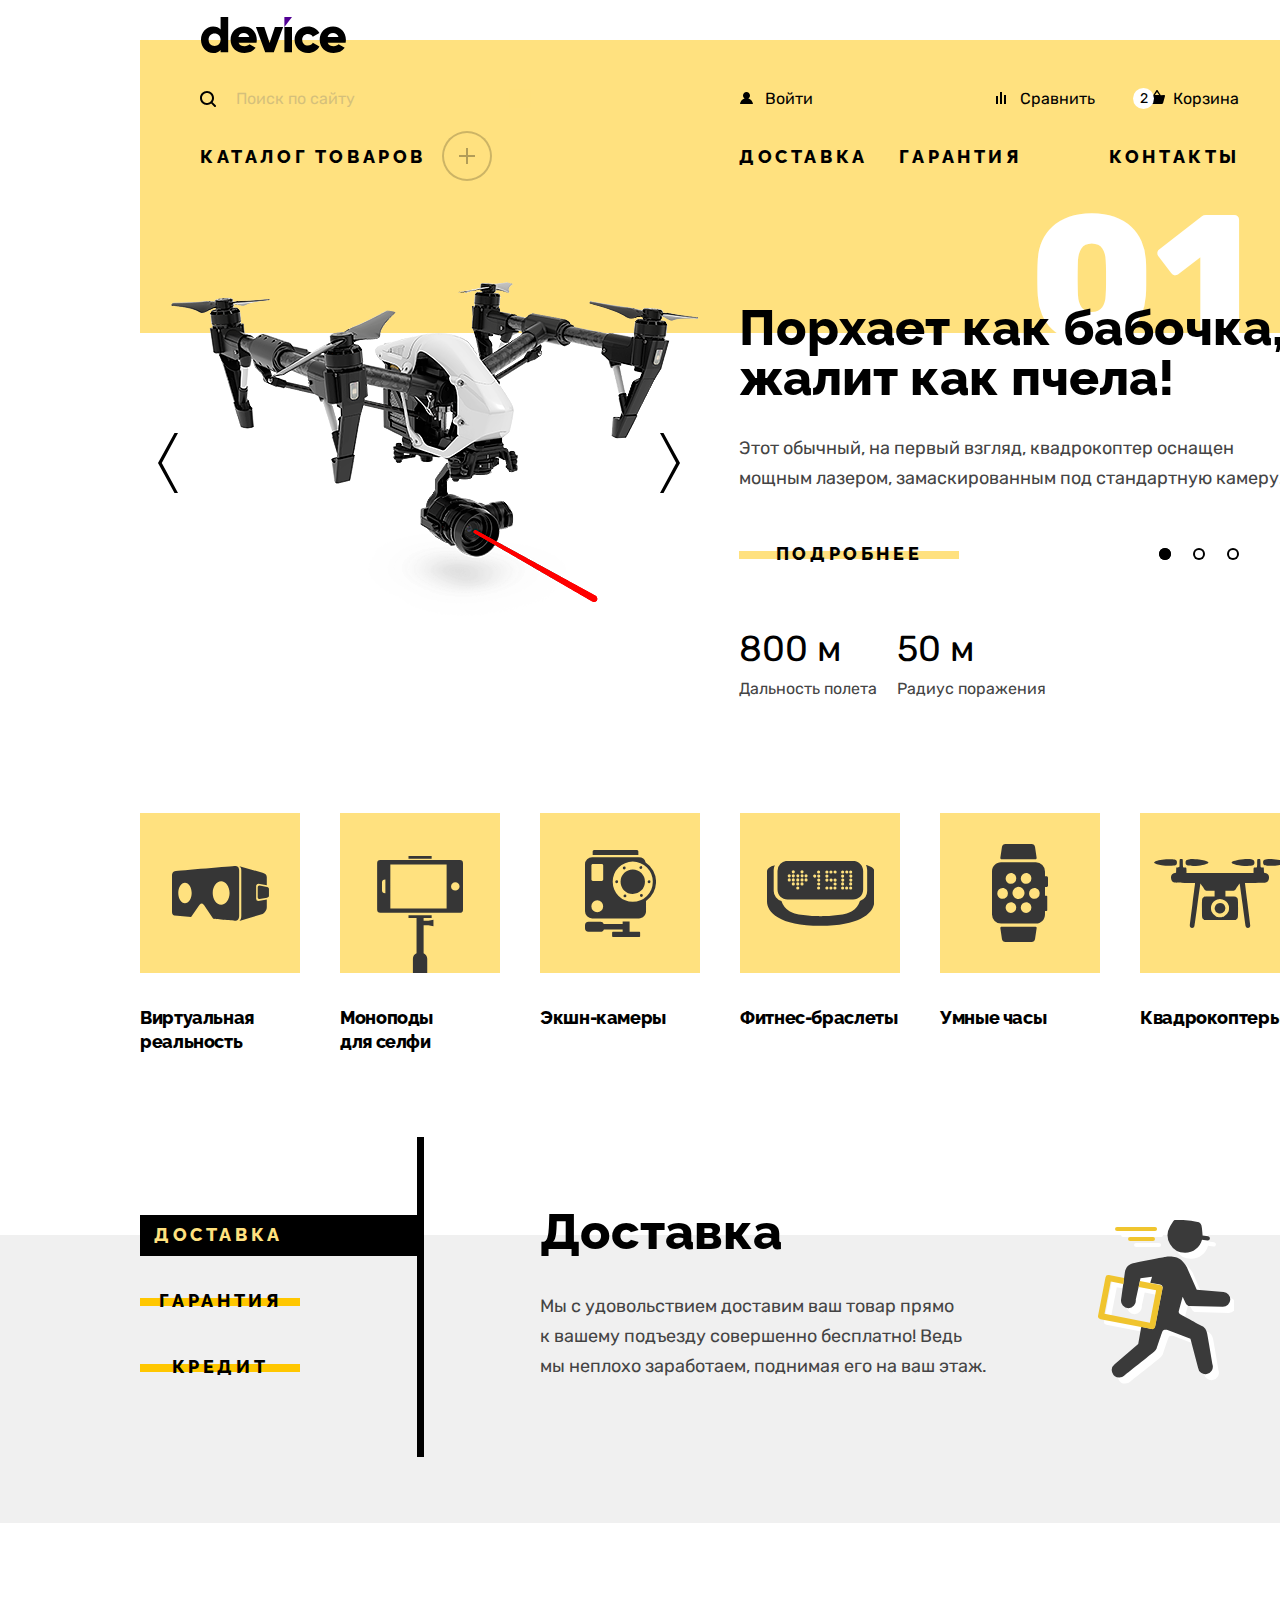
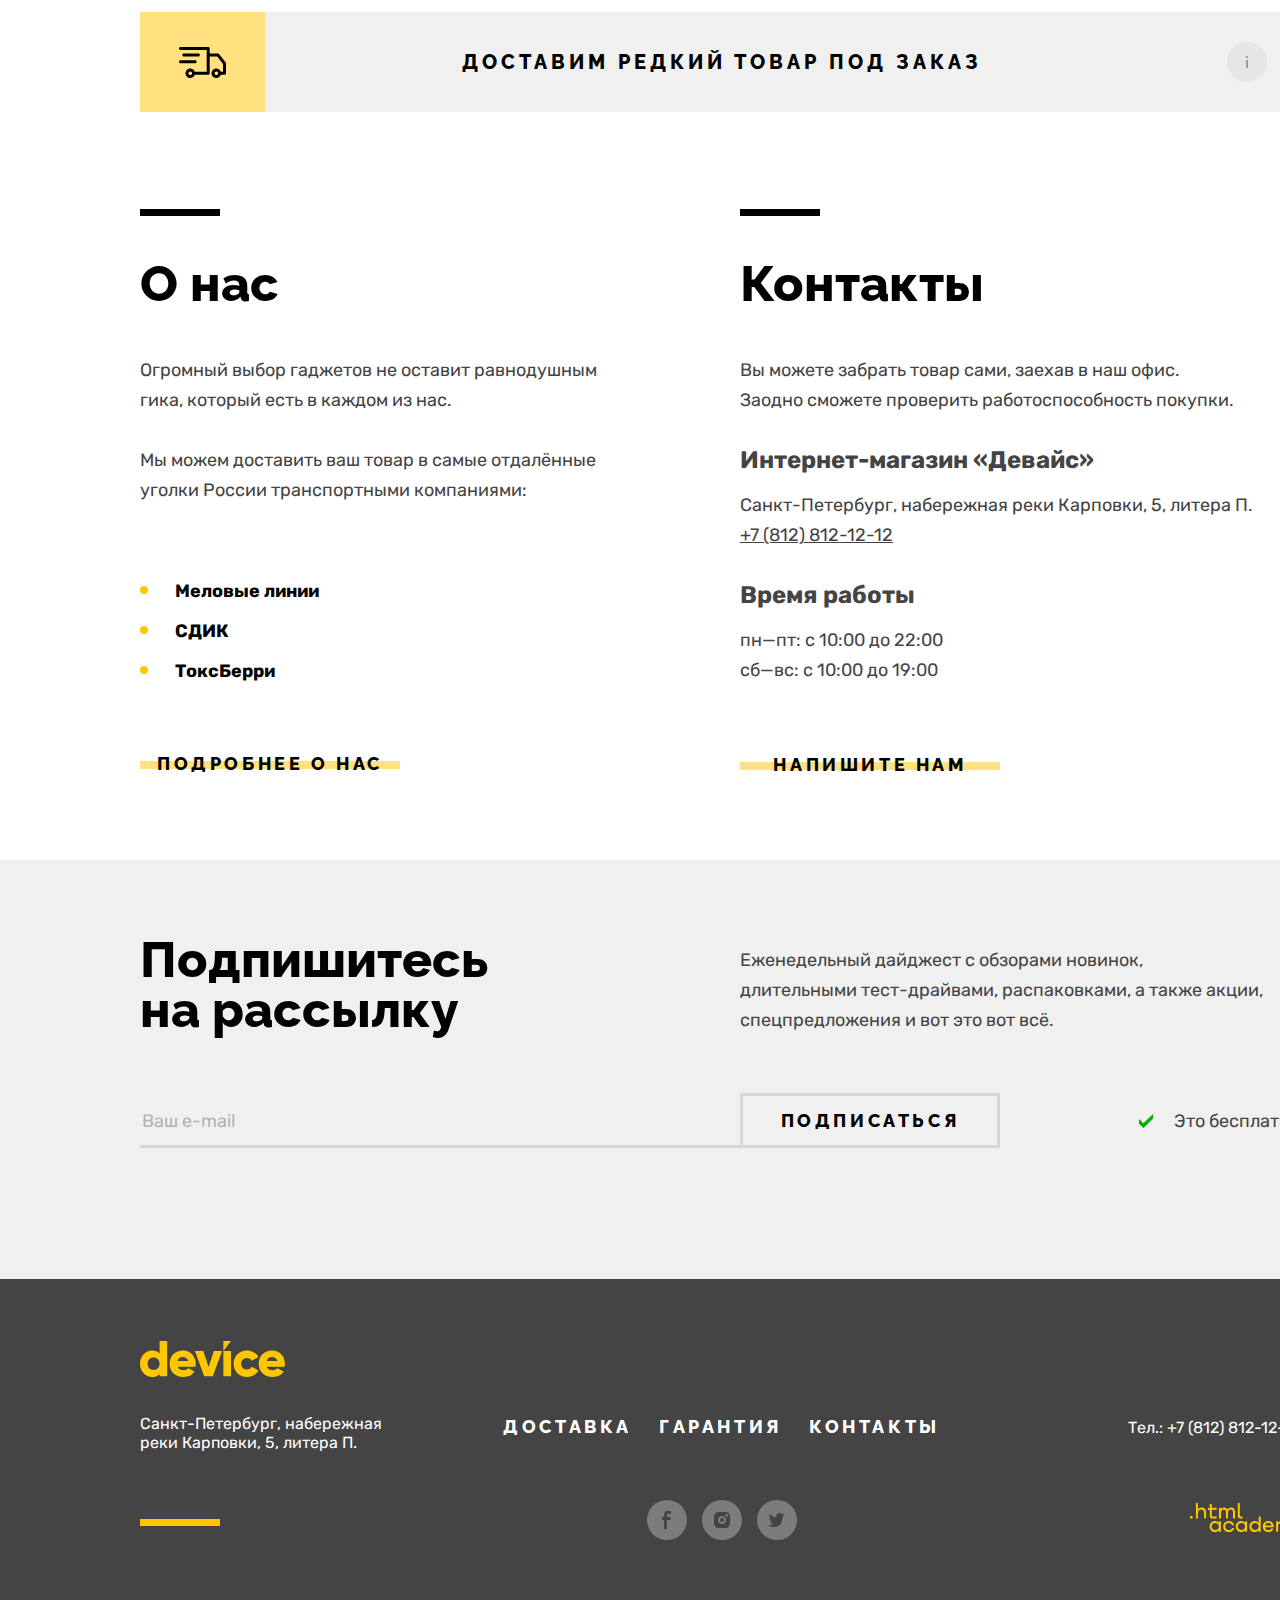
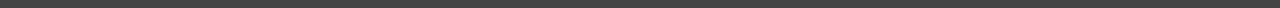
<file: index.html>
<!DOCTYPE html>
<html lang="ru">

<head>
  <meta charset="utf-8">
  <title>HTML Academy: Девайс</title>
  <link rel="icon" type="image/png" sizes="32x32" href="img/favicon.png">
  <link rel="stylesheet" href="styles/styles.css">
</head>

<body>
  <header class="page-header">
    <div class="header-container">
      <p class="page-header-logo logo">
        <a class="page-header-logo-link">
          <img src="img/device-logo.svg" width="145" height="36" alt="Логотип «DEVICE»">
        </a>
      </p>
      <ul class="user-list clear-list flex-list">
        <li class="user-item">
          <form class="user-search-form" action="https://echo.htmlacademy.ru/" method="post">
            <label class="visually-hidden" for="search-field">Поиск</label>
            <svg class="user-icon-search" width="16" height="16" fill="none" xmlns="http://www.w3.org/2000/svg">
              <path d="m15.7 14.3-3.1-3.1C13.5 10 14 8.6 14 7c0-3.9-3.1-7-7-7S0 3.1 0 7s3.1 7 7 7c1.6 0 3-.5 4.2-1.4l3.1 3.1c.2.2.4.3.7.3.6 0 1-.4 1-1 0-.2-.1-.5-.3-.7ZM2 7c0-2.8 2.2-5 5-5s5 2.2 5 5-2.2 5-5 5-5-2.2-5-5Z" fill="#000"/>
            </svg>
            <input class="field-search" placeholder="Поиск по сайту" type="text" name="search-field" id="search-field" required>
            <button class="search-button" type="submit">Поиск</button>
          </form>
        </li>
        <li class="user-item">
          <a class="user-link" href="#">
            <svg class="user-icon user-icon-login" width="13" height="12" fill="none" xmlns="http://www.w3.org/2000/svg">
              <path d="M0 12h13c-.2-2.6-2.1-4.8-4.7-5.5 1-.6 1.7-1.7 1.7-3C10 1.6 8.4 0 6.5 0S3 1.6 3 3.5c0 1.3.7 2.4 1.7 3C2.1 7.2.2 9.4 0 12Z" fill="#000"/>
            </svg>
            Войти
          </a>
        </li>
        <li class="user-item">
          <a class="user-link" href="#">
            <svg class="user-icon" width="10" height="12" fill="none" xmlns="http://www.w3.org/2000/svg">
              <path d="M6 0H4v12h2V0ZM2 4H0v8h2V4Zm8-1H8v9h2V3Z" fill="#000"/>
            </svg>
            Сравнить
          </a>
        </li>
        <li class="user-item">
          <a class="user-link" href="#">
            <span class="number-of-products">2</span>
            <svg class="user-icon user-icon-basket" width="16" height="14" fill="none" xmlns="http://www.w3.org/2000/svg">
              <path d="m15.3 5-3.5.2L8.6.3C8.5.1 8.2 0 8 0c-.2 0-.5.1-.6.3L4.2 5.2H.7c-.4 0-.7.3-.7.7v.2l1.9 6.8c.2.7.7 1.1 1.4 1.1h9.4c.7 0 1.2-.4 1.4-1.1L16 6v-.2c0-.4-.3-.8-.7-.8ZM8 1.9l2.2 3.2H5.9L8 1.9Z" fill="#000"/>
            </svg>
            Корзина
          </a>
          <!-- Чтобы поповер отображался необходимо добавить класс popover-open -->
          <div class="popover popover-cart">
            <div class="popover-content">
              <ul class="cart-items-list clear-list">
                <li class="cart-item">
                  <a class="cart-popover-link" href="#">
                    <img class="cart-image-popover" src="img/not-professional-selfie-stick.jpg" width="41" height="43" alt="">
                    Любительская<br>селфи-палка
                  </a>
                  <button class="cart-item-button" type="button">
                    <span class="visually-hidden">Удалить из корзины</span>
                  </button>
                </li>
                <li class="cart-item">
                  <a class="cart-popover-link" href="#">
                    <img class="cart-image-popover" src="img/professional-selfie-stick.jpg" width="41" height="43" alt="">
                    Профессиональная селфи-палка
                  </a>
                  <button class="cart-item-button" type="button">
                    <span class="visually-hidden">Удалить из корзины</span>
                  </button>
                </li>
              </ul>
            </div>
            <div class="cart-number-sum">
              <p class="cart-number">Товаров: 2</p>
              <p class="cart-sum">Сумма: 2000 ₽</p>
            </div>
            <p class="cart-link">
              <a class="cart-open-link" href="#">Открыть корзину</a>
            </p>
          </div>
        </li>
      </ul>

      <nav class="navigation">
        <ul class="navigation-list clear-list flex-list">
          <li class="navigation-item navigation-catalog">
            <a class="navigation-link navigation-catalog-link" href="#">Каталог товаров</a>
            <div class="sub-catalog-container">
              <ul class="sub-catalog-list clear-list">
                <li class="sub-catalog-item">
                  <a class="sub-catalog-link" href="#">Виртуальная реальность</a>
                </li>
                <li class="sub-catalog-item">
                  <a class="sub-catalog-link" href="catalog.html">Моноподы для селфи</a>
                </li>
                <li class="sub-catalog-item">
                  <a class="sub-catalog-link" href="#">Экшн-камеры</a>
                </li>
              </ul>
              <ul class="sub-catalog-list clear-list">
                <li class="sub-catalog-item">
                  <a class="sub-catalog-link" href="#">Фитнес-браслеты</a>
                </li>
                <li class="sub-catalog-item">
                  <a class="sub-catalog-link" href="#">Умные часы</a>
                </li>
              </ul>
              <ul class="sub-catalog-list clear-list">
                <li class="sub-catalog-item">
                  <a class="sub-catalog-link" href="#">Квадрокоптеры</a>
                </li>
              </ul>
            </div>
          </li>
          <li class="navigation-item">
            <a class="navigation-link" href="delivery.html">Доставка</a>
          </li>
          <li class="navigation-item">
            <a class="navigation-link" href="quality.html">Гарантия</a>
          </li>
          <li class="navigation-item">
            <a class="navigation-link" href="contacts.html">Контакты</a>
          </li>
        </ul>
      </nav>
    </div>
  </header>

  <main class="main-container main-index">
    <div class="page-container">
      <h1 class="visually-hidden">Информация о магазине «Девайс»</h1>
      <section class="slider">
        <h2 class="visually-hidden">Подборка товаров</h2>
        <div class="all-slider-container">
          <div class="slider-wrapper">
            <ol class="slider-list clear-list">
              <li class="slider-item slider-item-current" data-number="01">
                <img class="slider-image" src="img/quadcopter-slider.png" width="560" height="560" alt="Фото квадрокоптера">
                <div class="slider-item-container">
                  <h2 class="title slider-title">Порхает как бабочка, жалит как пчела!</h2>
                  <p class="slider-information">Этот обычный, на первый взгляд, квадрокоптер оснащен мощным лазером, замаскированным под стандартную камеру.</p>
                  <a class="button button-slider" href="#">Подробнее</a>
                  <dl class="slider-description-list clear-list flex-list">
                    <div class="slider-description-container">
                      <dt class="slider-description-term">800 м</dt>
                      <dd class="slider-description-definition">Дальность полета</dd>
                    </div>
                    <div class="slider-description-container">
                      <dt class="slider-description-term">50 м</dt>
                      <dd class="slider-description-definition">Радиус поражения</dd>
                    </div>
                  </dl>
                </div>
              </li>
              <li class="slider-item" data-number="02">
                <img class="slider-image" src="img/fitness-bracelet-slider.png" width="560" height="560" alt="Фото фитнес-браслета">
                <div class="slider-item-container">
                  <h2 class="title slider-title">Худеем правильно!</h2>
                  <p class="slider-information">Мотивирующие фитнес-браслеты помогут найти в себе силы не пропускать занятия и соблюдать диету.</p>
                  <a class="button button-slider button-more" href="#">Подробнее</a>
                  <dl class="slider-description-list clear-list flex-list">
                    <div class="slider-description-container">
                      <dt class="slider-description-term">48 часов</dt>
                      <dd class="slider-description-definition">Без подзарядки</dd>
                    </div>
                  </dl>
                </div>
              </li>
              <li class="slider-item" data-number="03">
                <img class="slider-image" src="img/selfie-stick-slider.png" width="560" height="560" alt="Фото селфи-палки">
                <div class="slider-item-container">
                  <h2 class="title slider-title">Делай селфи, как Бен Стиллер!</h2>
                  <p class="slider-information">Самая длинная палка для селфи доступна в нашем магазине. Восемь (Восемь, Карл!) метров длиной и весом всего 5 кг.</p>
                  <a class="button button-slider button-more" href="#">Подробнее</a>
                  <dl class="slider-description-list clear-list flex-list">
                    <div class="slider-description-container">
                      <dt class="slider-description-term">8,5 м</dt>
                      <dd class="slider-description-definition">Длина палки</dd>
                    </div>
                    <div class="slider-description-container">
                      <dt class="slider-description-term">5 кг</dt>
                      <dd class="slider-description-definition">Вес палки</dd>
                    </div>
                    <div class="slider-description-container">
                      <dt class="slider-description-term">Карбон</dt>
                      <dd class="slider-description-definition">Материал</dd>
                    </div>
                  </dl>
                </div>
              </li>
            </ol>
            <div class="slider-controls">
              <button class="slider-button slider-prev" type="button">
                <span class="visually-hidden">Предыдущий слайд</span>
              </button>
              <button class="slider-button slider-next" type="button">
                <span class="visually-hidden">Следующий слайд</span>
              </button>
            </div>
            <ol class="slider-pagination-list clear-list flex-list">
              <li class="slider-pagination-item">
                <button class="slider-pagination-button slider-pagination-button-current" type="button">
                  <span class="visually-hidden">1 слайд</span>
                </button>
              </li>
              <li class="slider-pagination-item">
                <button class="slider-pagination-button" type="button">
                  <span class="visually-hidden">2 слайд</span>
                </button>
              </li>
              <li class="slider-pagination-item">
                <button class="slider-pagination-button" type="button">
                  <span class="visually-hidden">3 слайд</span>
                </button>
              </li>
            </ol>
          </div>
        </div>
      </section>

      <section class="catalog-categories">
        <h2 class="visually-hidden">Категории товаров</h2>
        <ul class="categories-list clear-list flex-list">
          <li class="categories-item">
            <a class="categories-link vr-link" href="#">Виртуальная реальность</a>
          </li>
          <li class="categories-item">
            <a class="categories-link monopod-link" href="#">Моноподы<br>для селфи</a>
          </li>
          <li class="categories-item">
            <a class="categories-link action-camera-link" href="#">Экшн-камеры</a>
          </li>
          <li class="categories-item">
            <a class="categories-link fitness-bracelets-link" href="#">Фитнес-браслеты</a>
          </li>
          <li class="categories-item">
            <a class="categories-link smart-watch-link" href="#">Умные часы</a>
          </li>
          <li class="categories-item">
            <a class="categories-link quadcopter-link" href="#">Квадрокоптеры</a>
          </li>
        </ul>
      </section>
    </div>

    <section class="services">
      <div class="page-container services-container">
        <h2 class="visually-hidden">Предлагаемые сервисы</h2>
        <ol class="services-list clear-list">
          <li class="services-item services-item-delivery services-item-current">
            <h2 class="title services-title">Доставка</h2>
            <p class="services-description">Мы с удовольствием доставим ваш товар прямо<br>к вашему подъезду совершенно бесплатно! Ведь<br> мы неплохо заработаем, поднимая его на ваш этаж.</p>
          </li>
          <li class="services-item services-item-warranty">
            <h2 class="title services-title">Гарантия</h2>
            <p class="services-description">Если из-за возгорания купленного у нас товара у вас сгорит дом — не переживайте, мы выдадим вам новый. Товар, не дом, конечно же.</p>
          </li>
          <li class="services-item services-item-credit">
            <h2 class="title services-title">Кредит</h2>
            <p class="services-description">Залезть в долговую яму стало проще! Кредитные консультанты подберут для вас наиболее выгодные условия кредита. Выгодные для банка, разумеется.</p>
          </li>
        </ol>
        <ol class="slider-service-list clear-list">
          <li class="slider-servise-item">
            <button class="button service-button service-button-current" type="button">Доставка</button>
          </li>
          <li class="slider-servise-item">
            <button class="button service-button" type="button">Гарантия</button>
          </li>
          <li class="slider-servise-item">
            <button class="button service-button" type="button">Кредит</button>
          </li>
        </ol>
      </div>
    </section>

    <div class="page-container">
      <section class="appointment">
        <a class="appointment-link flex-list" href="#">
          <h2 class="appointment-title">Доставим редкий товар под заказ</h2>
          <span class="info">
            <svg class="info-icon" width="2" height="12" fill="none" xmlns="http://www.w3.org/2000/svg">
              <path d="M2 0H0v2h2V0Zm0 4H0v8h2V4Z" fill="#000"/>
            </svg>
            <span class="visually-hidden">Посмотреть дополнительную информацию</span>
          </span>
        </a>
      </section>

      <div class="index-columns">
        <section class="information-section">
          <h2 class="title title-index-colums">О нас</h2>
          <p class="information-description">Огромный выбор гаджетов не оставит равнодушным гика, который есть в каждом из нас.</p>
          <p class="information-description">Мы можем доставить ваш товар в самые отдалённые уголки России транспортными компаниями:</p>
          <ul class="transport-company-list clear-list">
            <li class="transport-company-item">Меловые линии</li>
            <li class="transport-company-item">СДИК</li>
            <li class="transport-company-item">ТоксБерри</li>
          </ul>
          <p class="more-information">
            <a class="button button-more-us" href="#">Подробнее о нас</a>
          </p>
        </section>

        <section class="contacts">
          <h2 class="title title-index-colums">Контакты</h2>
          <p class="information-description">Вы можете забрать товар сами, заехав в наш офис.<br>Заодно сможете проверить работоспособность покупки.</p>
          <h3 class="contacts-subtitle">Интернет-магазин «Девайс»</h3>
          <address class="contacts-address">
            <p class="contacts-address-text">Санкт-Петербург, набережная реки Карповки, 5, литера П.</p>
            <a class="contacts-phone" href="tel:88128121212">+7 (812) 812-12-12</a>
          </address>
          <h4 class="contacts-subtitle">Время работы</h4>
          <ul class="contacts-schedule clear-list">
            <li class="contacts-schedule-item">пн—пт: с 10:00 до 22:00</li>
            <li class="contacts-schedule-item">сб—вс: с 10:00 до 19:00</li>
          </ul>
          <p>
            <a class="button button-feedback" href="#">Напишите нам</a>
          </p>
        </section>
      </div>
    </div>

    <section class="distribution">
      <div class="page-container distribution-container flex-list">
        <h2 class="title distribution-title">Подпишитесь<br>на рассылку</h2>
        <p class="distribution-description">Еженедельный дайджест с обзорами новинок,<br>длительными тест-драйвами, распаковками, а также акции,<br>спецпредложения и вот это вот всё.</p>
        <form class="distribution-form" action="https://echo.htmlacademy.ru/" method="post">
          <label class="visually-hidden" for="distribution-email">Email</label>
          <!-- Чтобы в поле отображалось состояние при ошибке необходимо добавить класс error -->
          <input class="field-distribution-email" placeholder="Ваш e-mail" type="email" name="distribution-email" id="distribution-email" required>
          <button class="distribution-button" type="submit">Подписаться</button>
        </form>
        <p class="distribution-clarification">Это бесплатно</p>
      </div>
    </section>
  </main>

  <footer class="page-footer">
    <div class="page-footer-container flex-list">
      <div class="footer-address-logo">
        <p class="footer-logo logo">
          <a class="footer-logo-link">
            <svg class="footer-logo-icon" width="145" height="36" role="img" aria-label="ссылка htmlacademy" xmlns="http://www.w3.org/2000/svg">
              <path d="M27.2 0v35.3h-7.6v-2.4c-1.7 1.9-4.1 3.1-7.5 3.1C5.5 36 0 30.2 0 22.7 0 15.2 5.5 9.4 12.1 9.4c3.4 0 5.9 1.2 7.5 3.1V0h7.6Zm-7.6 22.7c0-3.8-2.5-6.2-6-6.2s-6 2.4-6 6.2c0 3.8 2.5 6.2 6 6.2 3.5-.1 6-2.4 6-6.2Zm24.1 6.5c2.1 0 3.8-.8 4.8-1.9l6.1 3.5c-2.5 3.4-6.2 5.2-11 5.2-8.6 0-14-5.8-14-13.3C29.6 15.2 35 9.4 43 9.4c7.4 0 12.8 5.7 12.8 13.3 0 1.1-.1 2.1-.3 3H37.6c1 2.6 3.3 3.5 6.1 3.5Zm4.6-9.1c-.8-2.9-3.1-4-5.4-4-2.9 0-4.8 1.4-5.5 4h10.9Zm33.8-10-9.3 25.2h-8.6l-9.3-25.2h8.4l5.3 16 5.3-16h8.2Zm1.3 0H91v25.2h-7.6V10.1Zm10.2 12.6c0-7.5 5.7-13.3 13.4-13.3 4.9 0 9.2 2.6 11.4 6.5l-6.6 3.8c-.9-1.8-2.7-2.8-4.9-2.8-3.3 0-5.7 2.4-5.7 5.8 0 3.5 2.4 5.8 5.7 5.8 2.2 0 4.1-1.1 4.9-2.8l6.6 3.8C116.3 33.4 112 36 107 36c-7.7 0-13.4-5.8-13.4-13.3Zm39.2 6.5c2.1 0 3.8-.8 4.8-1.9l6.1 3.5c-2.5 3.4-6.2 5.2-11 5.2-8.6 0-14-5.8-14-13.3 0-7.5 5.5-13.3 13.4-13.3 7.4 0 12.8 5.7 12.8 13.3 0 1.1-.1 2.1-.3 3h-17.9c1 2.6 3.3 3.5 6.1 3.5Zm4.7-9.1c-.8-2.9-3.1-4-5.4-4-2.9 0-4.8 1.4-5.5 4h10.9Z"/>
              <path d="M83.4 0v10.1L91 0h-7.6Z"/>
            </svg>
          </a>
        </p>
        <p class="address">Санкт-Петербург, набережная реки Карповки, 5, литера П.</p>
      </div>

      <div class="navigation-social">
        <ul class="footer-navigation-list clear-list flex-list">
          <li class="footer-navigation-item">
            <a class="footer-navigation-link" href="#">Доставка</a>
          </li>
          <li class="footer-navigation-item">
            <a class="footer-navigation-link" href="#">Гарантия</a>
          </li>
          <li class="footer-navigation-item">
            <a class="footer-navigation-link" href="#">Контакты</a>
          </li>
        </ul>

        <ul class="footer-social-list clear-list flex-list">
          <li class="footer-social-item">
            <a class="social-icon-link" href="https://www.facebook.com/htmlacademy">
              <svg class="social-icon social-icon-facebook" width="9" height="18" xmlns="http://www.w3.org/2000/svg">
                <path d="M6.5 3H9V0H5.6C2.8 0 2 1.7 2 4.2V6H0v3h2v9h3V9h3.3l.6-3H5V4.5C5 3.7 5.3 3 6.5 3Z"/>
              </svg>
              <span class="visually-hidden">Фейсбук</span>
            </a>
          </li>
          <li class="footer-social-item">
            <a class="social-icon-link" href="https://www.instagram.com/htmlacademy/">
              <svg class="social-icon social-icon-instagram" width="16" height="16" xmlns="http://www.w3.org/2000/svg">
                <path d="M8 10a2 2 0 1 0 0-4 2 2 0 0 0 0 4Z"/>
                <path d="M14.7 1.3c-.9-.9-2-1.3-3.4-1.3H4.7C1.9 0 0 1.9 0 4.7v6.6c0 1.4.4 2.6 1.4 3.4.9.9 2 1.3 3.3 1.3h6.6c1.4 0 2.6-.4 3.4-1.3.8-.9 1.3-2 1.3-3.4V4.7c0-1.4-.4-2.6-1.3-3.4ZM8 12.1c-2.2 0-4.1-1.8-4.1-4.1S5.8 3.9 8 3.9c2.2 0 4.1 1.8 4.1 4.1s-1.9 4.1-4.1 4.1Zm4.6-7.4c-.7 0-1.3-.5-1.3-1.3s.5-1.3 1.3-1.3c.7 0 1.3.6 1.3 1.3 0 .7-.6 1.3-1.3 1.3Z"/>
              </svg>
              <span class="visually-hidden">Инстаграм</span>
            </a>
          </li>
          <li class="footer-social-item">
            <a class="social-icon-link" href="https://twitter.com/htmlacademy_ru">
              <svg class="social-icon social-icon-twitter" width="15" height="14" xmlns="http://www.w3.org/2000/svg">
                <path d="M9.7.1c1.5-.5 2.6.3 3.2 1.1.5-.2 1.1-.4 1.7-.6 0 .8-.5 1.4-.8 1.6.7.2 1.2-.4 1.2-.4-.1.9-.9 1.7-1.4 1.9-.2 6.3-2.8 10.4-8.9 10.3h-.4C4 14 .6 13.6 0 12.2c2 .2 3.4-.4 4.1-1.1-.8-.3-2.4-.4-2.6-2.8.3.2.5.3 1.1.2C1.5 7.7.3 7 .4 5c.3.3.9.5 1.2.4C1 5.2-.2 2.3.8.8c1.6 1.7 3.3 3.4 6.3 3.5.2-2.1 1-3.5 2.6-4.2Z"/>
              </svg>
              <span class="visually-hidden">Твиттер</span>
            </a>
          </li>
        </ul>
      </div>

      <div class="footer-phone-htmlacademy-logo">
        <p class="footer-phone">
          <a class="footer-phone-link" href="tel:88128121212">Тел.: +7 (812) 812-12-12</a>
        </p>
        <p class="htmlacademy-logo">
          <a class="htmlacademy-link" href="https://htmlacademy.ru/">
            <svg class="htmlacademy-icon" width="115" height="33" xmlns="http://www.w3.org/2000/svg">
              <path d="M0 12.9v2.6h2.5v-2.6H0Zm11.6-8.4c-1.6 0-2.8.7-3.6 1.7h-.1V0h-2v15.5h2v-5.3c0-2.1 1.3-3.6 3.3-3.6 1.8 0 2.9 1.4 2.9 3.2v5.7h2V9.4c.1-3-1.8-4.9-4.5-4.9Zm15 .3h-4.8V1.1h-2v3.8h-1.9v2h1.9v6c0 1.7 1 2.7 2.7 2.7h4.1v-2h-3.7c-.7 0-1.1-.4-1.1-1.1V6.8h4.8v-2Zm14.5-.2c-1.6 0-2.9.8-3.5 2.1h-.1c-.6-1.2-1.8-2.1-3.4-2.1-1.4 0-2.5.8-3.1 1.8h-.1V4.8H29v10.6h2V10c0-2 1-3.5 2.6-3.5 1.5 0 2.4 1 2.4 2.6v6.3h2V9.8c0-2.4 1.4-3.3 2.6-3.3 1.5 0 2.4 1 2.4 2.6v6.3h2V8.9c.1-2.5-1.4-4.3-3.9-4.3Zm6.7 8.1c0 1.7 1 2.7 2.8 2.7h2v-2h-1.7c-.7 0-1.1-.4-1.1-1.1V0h-2v12.7Zm-18.9 7c-.9-1.1-2.2-1.8-3.9-1.8-3.1 0-5.4 2.3-5.4 5.6s2.3 5.6 5.4 5.6c1.8 0 3-.8 3.8-1.9h.1v1.6h2V18.2h-2v1.5Zm-3.6 7.4c-2.2 0-3.6-1.6-3.6-3.6s1.4-3.6 3.6-3.6 3.6 1.6 3.6 3.6c0 1.9-1.4 3.6-3.6 3.6ZM44.2 22c-.5-2.4-2.6-4.1-5.4-4.1a5.4 5.4 0 0 0-5.6 5.6c0 3.1 2.2 5.6 5.6 5.6 2.8 0 4.9-1.8 5.4-4.2h-2.1a3.4 3.4 0 0 1-3.3 2.3c-2.2 0-3.6-1.6-3.6-3.6s1.4-3.6 3.6-3.6c1.6 0 2.8 1 3.3 2.2h2.1V22Zm10.9-2.3c-.9-1.1-2.2-1.8-3.9-1.8-3.1 0-5.4 2.3-5.4 5.6s2.3 5.6 5.4 5.6c1.8 0 3-.8 3.8-1.9h.1v1.6h2V18.2h-2v1.5Zm-3.6 7.4c-2.2 0-3.6-1.6-3.6-3.6s1.4-3.6 3.6-3.6 3.6 1.6 3.6 3.6c0 1.9-1.5 3.6-3.6 3.6Zm17.2-7.3c-.9-1.1-2.2-1.9-3.9-1.9-3.1 0-5.4 2.3-5.4 5.6s2.2 5.6 5.4 5.6c1.7 0 3-.8 3.8-1.8h.1v1.5h2V13.4h-2v6.4Zm-3.6 7.3c-2.2 0-3.6-1.6-3.6-3.6s1.4-3.6 3.6-3.6 3.6 1.6 3.6 3.6c-.1 2-1.5 3.6-3.6 3.6Zm13.2-9.2c-3.3 0-5.5 2.5-5.5 5.6 0 3 2.1 5.6 5.5 5.6 2.5 0 4.5-1.3 5.2-3.6h-2.1c-.5 1-1.6 1.6-3 1.6-1.9 0-3.3-1.3-3.4-2.9h8.8c.2-3.6-2-6.3-5.5-6.3Zm0 1.9c1.7 0 3 1 3.3 2.6h-6.5c.3-1.5 1.5-2.6 3.2-2.6Zm19.9-1.9c-1.6 0-2.9.8-3.6 2h-.1c-.6-1.2-1.8-2-3.4-2-1.4 0-2.5.7-3.1 1.8v-1.5h-1.9v10.6h2v-5.4c0-2 1-3.4 2.6-3.5 1.5 0 2.4 1 2.4 2.6v6.3h2v-5.6c0-2.4 1.4-3.3 2.6-3.3 1.5 0 2.4 1 2.4 2.6v6.3h2v-6.5c.1-2.6-1.4-4.4-3.9-4.4Zm11.2 9.1-3.6-8.9h-2.2l4.8 11.6c-.3.9-.7 1.2-1.7 1.2h-2.5v2h2.5c1.8 0 2.8-.8 3.5-2.6l4.7-12.2h-2.1l-3.4 8.9Z"/>
            </svg>
          </a>
        </p>
      </div>
    </div>
  </footer>
  <!-- Чтобы модальное окно отображалось необходимо убрать класс modal-container-close -->
  <div class="modal-container modal-container-close">
    <div class="modal modal-delivery-order">
      <button class="modal-close-button" type="button">
        <span class="visually-hidden">Закрыть</span>
      </button>
      <section class="modal-content">
        <h2 class="title modal-title">Доставка под заказ</h2>
        <form class="delivry-order-form" action="https://echo.htmlacademy.ru/" method="post">
          <div class="field-group name-group">
            <label class="form-label-delivery" for="customer-name">Ваше имя:</label>
            <!-- Чтобы в поле отображалось состояние при ошибке необходимо добавить класс error -->
            <input class="modal-field modal-field-name" type="text" id="customer-name" name="customer-name" placeholder="Имя Фамилия" required>
            <svg class="field-icon" width="13" height="12" xmlns="http://www.w3.org/2000/svg">
              <path d="M0 12h13c-.2-2.6-2.1-4.8-4.7-5.5 1-.6 1.7-1.7 1.7-3C10 1.6 8.4 0 6.5 0S3 1.6 3 3.5c0 1.3.7 2.4 1.7 3C2.1 7.2.2 9.4 0 12Z" />
            </svg>
            <!-- Чтобы в подписи к полю отображалось состояние при ошибке необходимо добавить класс error -->
            <span class="signature-field signature-name">Пожалуйста, представьтесь</span>
          </div>
          <div class="field-group mail-group">
            <label class="form-label-delivery" for="customer-mail">Ваш e-mail:</label>
            <!-- Чтобы в поле отображалось состояние при ошибке необходимо добавить класс error -->
            <input class="modal-field" type="text" id="customer-mail" name="customer-mail" placeholder="krasotka92@mail.ru" required>
            <svg class="field-icon" width="15" height="12" xmlns="http://www.w3.org/2000/svg">
              <path d="M7.6 8C7.2 8 7 7.9 6.6 7.7L0 4V11C0 11.6 0.4 12 0.9 12H14.1C14.7 12 15 11.6 15 11V4L8.5 7.7C8.1 7.9 7.9 8 7.6 8ZM14.1 0H0.9C0.4 0 0 0.5 0 1V1.8L7.5 6L15 1.8V1C15 0.5 14.6 0 14.1 0Z" />
            </svg>
            <!-- Чтобы в подписи к полю отображалось состояние при ошибке необходимо добавить класс error -->
            <span class="signature-field signature-mail">Забавный у вас адрес</span>
          </div>
          <div class="field-group order-group">
            <label class="form-label-delivery" for="order-description">Что нужно привезти:</label>
            <!-- Чтобы в поле отображалось состояние при ошибке необходимо добавить класс error -->
            <input class="modal-field" type="text" id="order-description" name="order-description" placeholder="В свободной форме" required>
          </div>
          <div class="field-group count-group">
            <label class="form-label-delivery" for="order-count">Количество:</label>
            <div class="count-popover-conteiner">
              <button class="modal-info-button" type="button">
                <span class="visually-hidden">Посмотреть дополнительную информацию</span>
              </button>
              <div class="count-popover">
                <p class="count-popover-content">Постараемся найти, сколько нужно. Привезём сколько получится по требованиям к провозу багажа.</p>
              </div>
            </div>
            <button class="button-count button-minus" type="button">
              <span class="visually-hidden">Уменьшить колличество</span>
            </button>
            <button class="button-count button-plus" type="button">
              <span class="visually-hidden">Увеличить колличество</span>
            </button>
            <!-- Чтобы в поле отображалось состояние при ошибке необходимо добавить класс error -->
            <input class="modal-field modal-field-count" type="number" id="order-count" name="order-count" value="1" required>
          </div>
          <button class="button modal-button-submit" type="submit">Отправить</button>
        </form>
      </section>
    </div>
  </div>
</body>

</html>
</file>
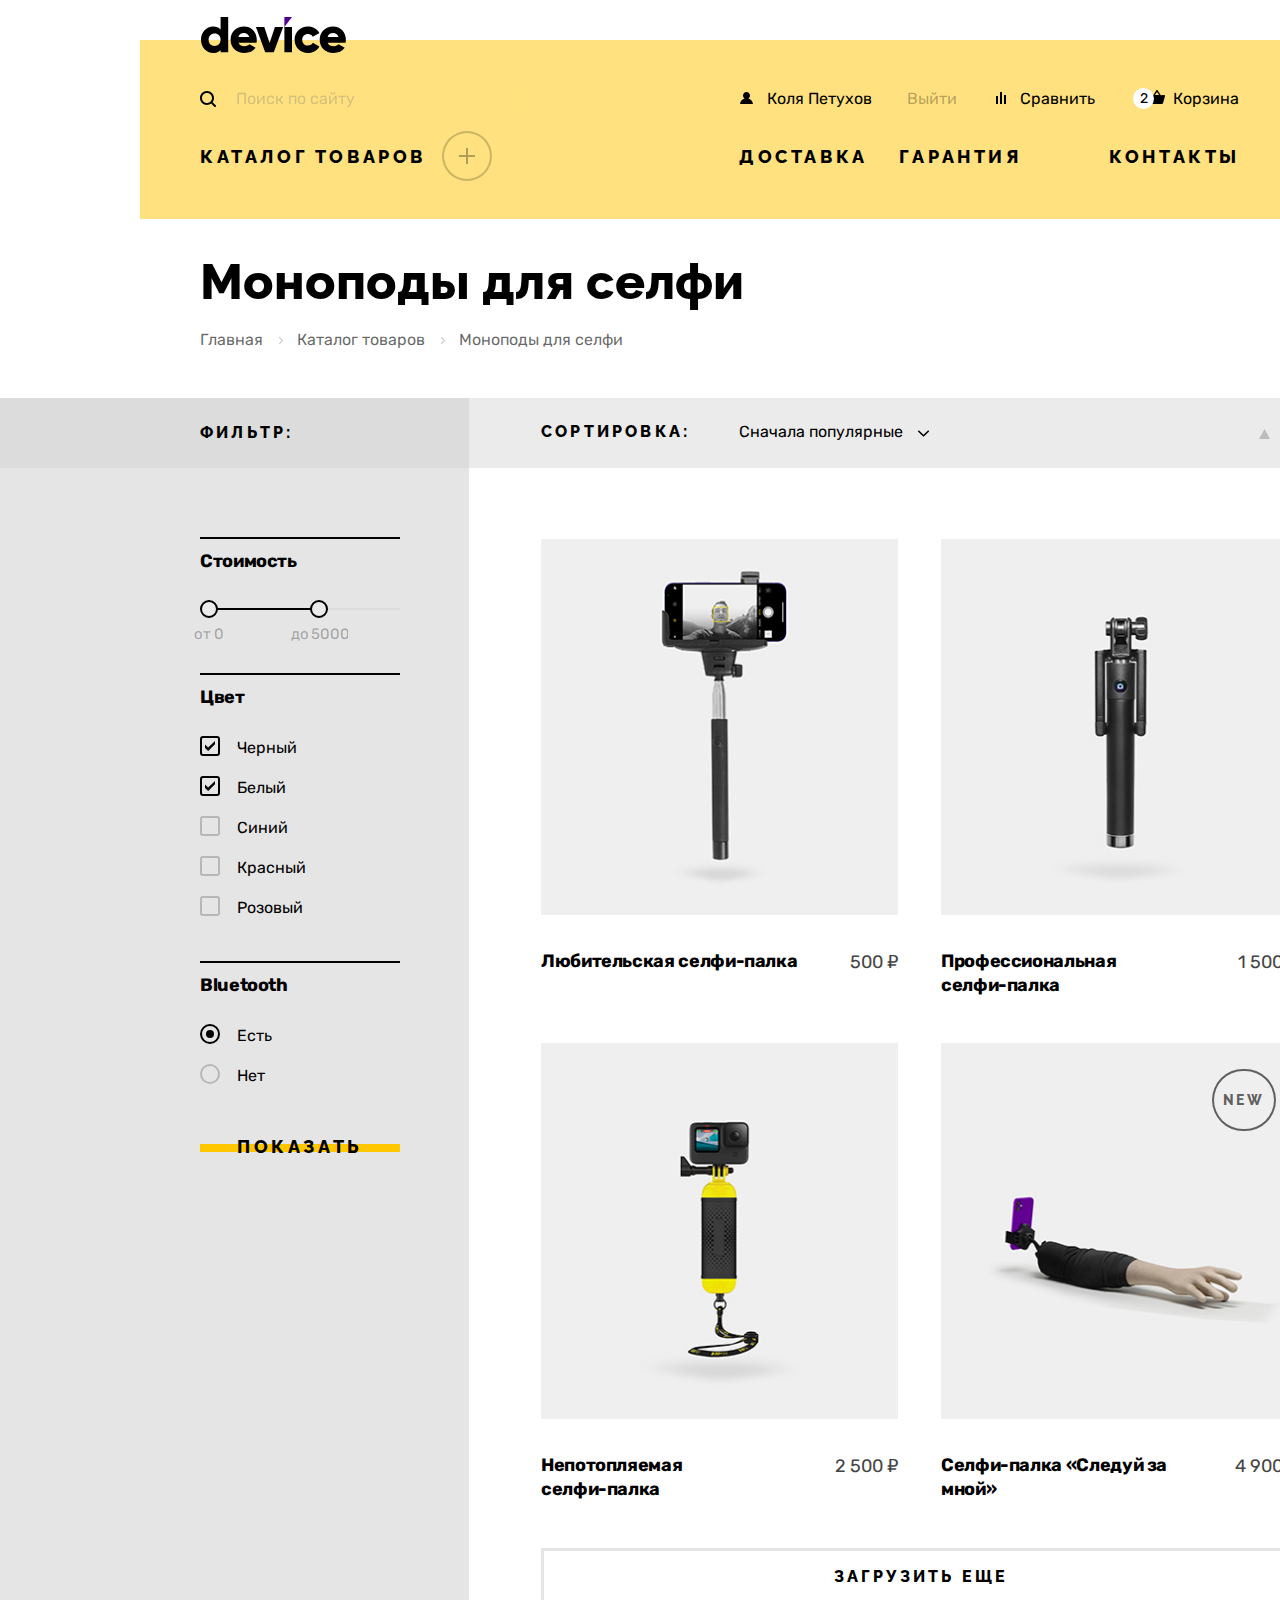
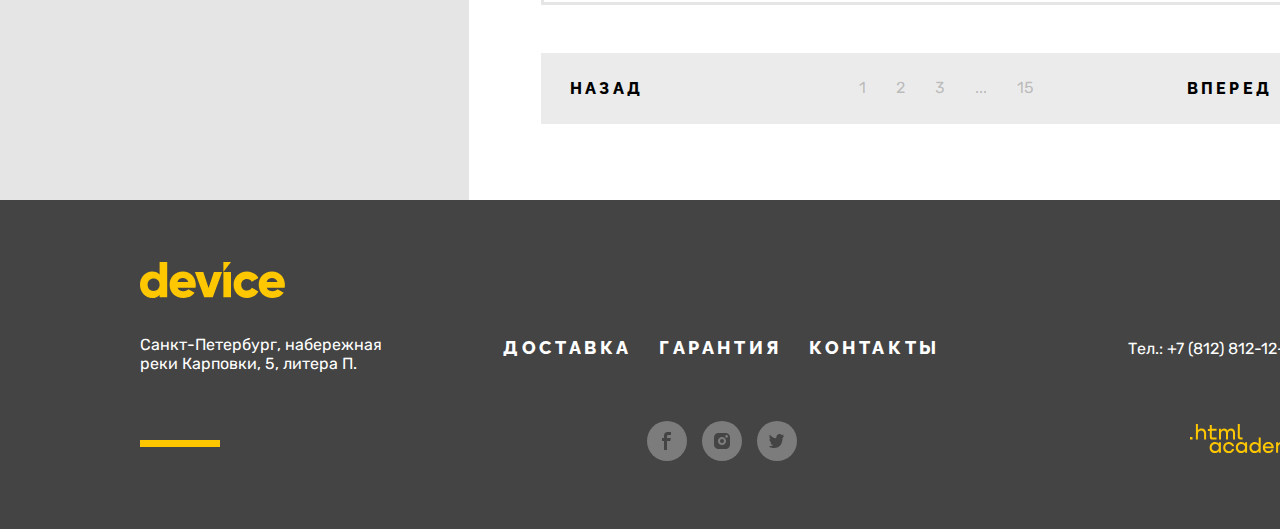
<file: catalog.html>
<!DOCTYPE html>
<html lang="ru">

<head>
  <meta charset="utf-8">
  <title>Каталог</title>
  <link rel="icon" type="image/png" sizes="32x32" href="img/favicon.png">
  <link rel="stylesheet" href="styles/styles.css">
</head>

<body>
  <header class="page-header">
    <div class="header-container header-container-inner">
      <p class="page-header-logo logo">
        <a class="page-header-logo-link" href="index.html">
          <img src="img/device-logo.svg" width="145" height="36" alt="Логотип «DEVICE»">
        </a>
      </p>
      <ul class="user-list clear-list flex-list">
        <li class="user-item">
          <form class="user-search-form" action="https://echo.htmlacademy.ru/" method="post">
            <label class="visually-hidden" for="search-field">Поиск</label>
            <svg class="user-icon-search" width="16" height="16" fill="none" xmlns="http://www.w3.org/2000/svg">
              <path d="m15.7 14.3-3.1-3.1C13.5 10 14 8.6 14 7c0-3.9-3.1-7-7-7S0 3.1 0 7s3.1 7 7 7c1.6 0 3-.5 4.2-1.4l3.1 3.1c.2.2.4.3.7.3.6 0 1-.4 1-1 0-.2-.1-.5-.3-.7ZM2 7c0-2.8 2.2-5 5-5s5 2.2 5 5-2.2 5-5 5-5-2.2-5-5Z" fill="#000"/>
            </svg>
            <input class="field-search" placeholder="Поиск по сайту" type="text" name="search-field" id="search-field" required>
            <button class="search-button" type="submit">Поиск</button>
          </form>
        </li>
        <li class="user-item">
          <a class="user-link" href="#">
            <svg class="user-icon" width="13" height="12" fill="none" xmlns="http://www.w3.org/2000/svg">
              <path d="M0 12h13c-.2-2.6-2.1-4.8-4.7-5.5 1-.6 1.7-1.7 1.7-3C10 1.6 8.4 0 6.5 0S3 1.6 3 3.5c0 1.3.7 2.4 1.7 3C2.1 7.2.2 9.4 0 12Z" fill="#000"/>
            </svg>
            Коля Петухов
          </a>
          <a class="user-link user-cabinet-off" href="#">Выйти</a>
        </li>
        <li class="user-item">
          <a class="user-link" href="#">
            <svg class="user-icon" width="10" height="12" fill="none" xmlns="http://www.w3.org/2000/svg">
              <path d="M6 0H4v12h2V0ZM2 4H0v8h2V4Zm8-1H8v9h2V3Z" fill="#000"/>
            </svg>
            Сравнить
          </a>
        </li>
        <li class="user-item">
          <a class="user-link" href="#">
            <span class="number-of-products">2</span>
            <svg class="user-icon user-icon-basket" width="16" height="14" fill="none" xmlns="http://www.w3.org/2000/svg">
              <path d="m15.3 5-3.5.2L8.6.3C8.5.1 8.2 0 8 0c-.2 0-.5.1-.6.3L4.2 5.2H.7c-.4 0-.7.3-.7.7v.2l1.9 6.8c.2.7.7 1.1 1.4 1.1h9.4c.7 0 1.2-.4 1.4-1.1L16 6v-.2c0-.4-.3-.8-.7-.8ZM8 1.9l2.2 3.2H5.9L8 1.9Z" fill="#000"/>
            </svg>
            Корзина
          </a>
          <!-- Чтобы поповер отображался необходимо добавить класс popover-open -->
          <div class="popover popover-cart">
            <div class="popover-content">
              <ul class="cart-items-list clear-list">
                <li class="cart-item">
                  <a class="cart-popover-link" href="#">
                    <img class="cart-image-popover" src="img/not-professional-selfie-stick.jpg" width="41" height="43" alt="">
                    Любительская<br>селфи-палка
                  </a>
                  <button class="cart-item-button" type="button">
                    <span class="visually-hidden">Удалить из корзины</span>
                  </button>
                </li>
                <li class="cart-item">
                  <a class="cart-popover-link" href="#">
                    <img class="cart-image-popover" src="img/professional-selfie-stick.jpg" width="41" height="43" alt="">
                    Профессиональная селфи-палка
                  </a>
                  <button class="cart-item-button" type="button">
                    <span class="visually-hidden">Удалить из корзины</span>
                  </button>
                </li>
              </ul>
            </div>
            <div class="cart-number-sum">
              <p class="cart-number">Товаров: 2</p>
              <p class="cart-sum">Сумма: 2000 ₽</p>
            </div>
            <p class="cart-link">
              <a class="cart-open-link" href="#">Открыть корзину</a>
            </p>
          </div>
        </li>
      </ul>

      <nav class="navigation">
        <ul class="navigation-list clear-list flex-list">
          <li class="navigation-item navigation-catalog">
            <a class="navigation-link navigation-catalog-link" href="catalog.html">Каталог товаров</a>
            <div class="sub-catalog-container">
              <ul class="sub-catalog-list clear-list">
                <li class="sub-catalog-item">
                  <a class="sub-catalog-link" href="#">Виртуальная реальность</a>
                </li>
                <li class="sub-catalog-item">
                  <a class="sub-catalog-link" href="catalog.html">Моноподы для селфи</a>
                </li>
                <li class="sub-catalog-item">
                  <a class="sub-catalog-link" href="#">Экшн-камеры</a>
                </li>
              </ul>
              <ul class="sub-catalog-list clear-list">
                <li class="sub-catalog-item">
                  <a class="sub-catalog-link" href="#">Фитнес-браслеты</a>
                </li>
                <li class="sub-catalog-item">
                  <a class="sub-catalog-link" href="#">Умные часы</a>
                </li>
              </ul>
              <ul class="sub-catalog-list clear-list">
                <li class="sub-catalog-item">
                  <a class="sub-catalog-link" href="#">Квадрокоптеры</a>
                </li>
              </ul>
            </div>
          </li>
          <li class="navigation-item">
            <a class="navigation-link" href="delivery.html">Доставка</a>
          </li>
          <li class="navigation-item">
            <a class="navigation-link" href="quality.html">Гарантия</a>
          </li>
          <li class="navigation-item">
            <a class="navigation-link" href="contacts.html">Контакты</a>
          </li>
        </ul>
      </nav>
    </div>
  </header>


  <main class="main-inner">
    <div class="page-container page-container-inner">
      <header class="inner-header">
        <h1 class="title inner-header-title">Моноподы для селфи</h1>
        <ul class="breadcrumbs-list clear-list flex-list">
          <li class="breadcrumbs-item">
            <a class="breadcrumbs-link" href="index.html">Главная</a>
          </li>
          <li class="breadcrumbs-item">
            <a class="breadcrumbs-link" href="#">Каталог товаров</a>
          </li>
          <li class="breadcrumbs-item breadcrumbs-current">
            <a class="breadcrumbs-link">Моноподы для селфи</a>
          </li>
        </ul>
      </header>
    </div>

    <section class="catalog-products">
      <div class="page-container page-container-inner catalog-container">
        <div class="catalog-filter-container">
          <h2 class="catalog-products-title">Фильтр:</h2>
          <form class="catalog-filter" action="https://echo.htmlacademy.ru/" method="get">
            <fieldset class="catalog-filter-group">
              <legend class="catalog-filter-title">Стоимость</legend>
              <div class="range">
                <div class="range-scale">
                  <div class="range-bar" style="width: 108px">
                    <button class="range-toggle toggle-min" type="button">
                      <span class="visually-hidden">Изменить минимальную цену.</span>
                    </button>
                    <button class="range-toggle toggle-max" type="button">
                      <span class="visually-hidden">Изменить максимальную цену.</span>
                    </button>
                  </div>
                </div>
                <div class="range-wrapper-inputs">
                  <label class="catalog-filter-label">от
                    <input class="range-input" type="text" value="0" name="min-price">
                  </label>
                  <label class="catalog-filter-label">до
                    <input class="range-input" type="text" value="5000" name="max-price" style="width: 37px">
                  </label>
                </div>
              </div>
            </fieldset>
            <fieldset class="catalog-filter-group">
              <legend class="catalog-filter-title">Цвет</legend>
              <ul class="catalog-filter-list clear-list">
                <li class="catalog-filter-item">
                  <label class="control">
                    <input class="visually-hidden control-input" type="checkbox" name="black" checked>
                    <span class="control-mark control-mark-checkbox"></span>
                    <span class="control-label">Черный</span>
                  </label>
                </li>
                <li class="catalog-filter-item">
                  <label class="control">
                    <input class="visually-hidden control-input" type="checkbox" name="white" checked>
                    <span class="control-mark control-mark-checkbox"></span>
                    <span class="control-label">Белый</span>
                  </label>
                </li>
                <li class="catalog-filter-item">
                  <label class="control">
                    <input class="visually-hidden control-input" type="checkbox" name="blue">
                    <span class="control-mark control-mark-checkbox"></span>
                    <span class="control-label">Синий</span>
                  </label>
                </li>
                <li class="catalog-filter-item">
                  <label class="control">
                    <input class="visually-hidden control-input" type="checkbox" name="red">
                    <span class="control-mark control-mark-checkbox"></span>
                    <span class="control-label">Красный</span>
                  </label>
                </li>
                <li class="catalog-filter-item">
                  <label class="control">
                    <input class="visually-hidden control-input" type="checkbox" name="Pink">
                    <span class="control-mark control-mark-checkbox"></span>
                    <span class="control-label">Розовый</span>
                  </label>
                </li>
              </ul>
            </fieldset>
            <fieldset class="catalog-filter-group">
              <legend class="catalog-filter-title">Bluetooth</legend>
              <ul class="catalog-filter-list clear-list">
                <li class="catalog-filter-item">
                  <label class="control">
                    <input class="visually-hidden control-input" type="radio" name="availability" value="available" checked>
                    <span class="control-mark"></span>
                    <span class="control-label">Есть</span>
                  </label>
                </li>
                <li class="catalog-filter-item">
                  <label class="control">
                    <input class="visually-hidden control-input" type="radio" name="availability" value="no">
                    <span class="control-mark"></span>
                    <span class="control-label">Нет</span>
                  </label>
                </li>
              </ul>
            </fieldset>
            <button class="button filter-button-show" type="submit">Показать</button>
          </form>
        </div>

        <div class="catalog-right-column">
          <div class="sorting-container flex-list">
            <form class="sorting-type" action="https://echo.htmlacademy.ru/" method="post">
              <label class="sorting-label" for="sorting">Сортировка:</label>
              <select class="select-control" id="sorting" name="sorting">
                <option value="popular">Сначала популярные</option>
                <option value="cheap">Сначала дешёвые</option>
                <option value="expensive">Сначала дорогие</option>
              </select>
              <button class="visually-hidden" type="submit">Отсортировать</button>
            </form>
            <p class="sorting-link">
              <a class="sorting-button sorting-button-to-top sorting-button-current" href="#">
                <svg width="11" height="10" xmlns="http://www.w3.org/2000/svg">
                  <path d="M5.5 0L11 10H0"/>
                </svg>
                <span class="visually-hidden">Сортировка по возрастанию</span>
              </a>
            </p>
            <p class="sorting-link">
              <a class="sorting-button sorting-button-to-bottom" href="#">
                <svg width="11" height="10" xmlns="http://www.w3.org/2000/svg">
                  <path d="M5.5 0L11 10H0"/>
                </svg>
                <span class="visually-hidden">Сортировка по убыванию</span>
              </a>
            </p>
          </div>

          <ul class="product-list clear-list">
            <li class="product-card">
              <a class="product-card-image-link" href="#">
                <img class="product-card-image" src="img/not-professional-selfie-stick.jpg" width="360" height="380" alt="">
              </a>
              <a class="button button-more" href="#">Подробнее</a>
              <a class="product-card-link" href="#">
                <h3 class="product-card-title">Любительская селфи-палка</h3>
              </a>
              <a class="product-card-link" href="#">
                <b class="product-card-price">500 ₽</b>
              </a>
            </li>
            <li class="product-card">
              <a class="product-card-image-link" href="#">
                <img class="product-card-image" src="img/professional-selfie-stick.jpg" width="360" height="380" alt="">
              </a>
              <a class="button button-more" href="#">Подробнее</a>
              <a class="product-card-link" href="#">
                <h3 class="product-card-title">Профессиональная<br>селфи-палка</h3>
              </a>
              <a class="product-card-link" href="#">
                <b class="product-card-price">1 500 ₽</b>
              </a>
            </li>
            <li class="product-card">
              <a class="product-card-image-link" href="#">
                <img class="product-card-image" src="img/waterproof-selfie-stick.jpg" width="360" height="380" alt="">
              </a>
              <a class="button button-more" href="#">Подробнее</a>
              <a class="product-card-link" href="#">
                <h3 class="product-card-title">Непотопляемая<br>селфи-палка</h3>
              </a>
              <a class="product-card-link" href="#">
                <b class="product-card-price">2 500 ₽</b>
              </a>
            </li>
            <li class="product-card">
              <span class="product-card-new">NEW</span>
              <a class="product-card-image-link" href="#">
                <img class="product-card-image" src="img/selfie-stick-follow-me.jpg" width="360" height="380" alt="">
              </a>
              <a class="button button-more" href="#">Подробнее</a>
              <a class="product-card-link" href="#">
                <h3 class="product-card-title">Селфи-палка «Следуй за мной»</h3>
              </a>
              <a class="product-card-link" href="#">
                <b class="product-card-price">4 900 ₽</b>
              </a>
            </li>
          </ul>

          <p class="show-more">
            <a class="show-more-link" href="#">Загрузить еще</a>
          </p>

          <ul class="pagination clear-list flex-list">
            <li class="pagination-item">
              <a class="pagination-link pagination-prev pagination-button pagination-button-current">Назад</a>
            </li>
            <li class="pagination-item">
              <a class="pagination-link pagination-current">1</a>
            </li>
            <li class="pagination-item">
              <a class="pagination-link" href="#">2</a>
            </li>
            <li class="pagination-item">
              <a class="pagination-link" href="#">3</a>
            </li>
            <li class="pagination-item">
              <a class="pagination-link" href="#">...</a>
            </li>
            <li class="pagination-item">
              <a class="pagination-link" href="#">15</a>
            </li>
            <li class="pagination-item">
              <a class="pagination-link pagination-next pagination-button" href="#">Вперед</a>
            </li>
          </ul>
        </div>
      </div>
    </section>
  </main>

  <footer class="page-footer">
    <div class="page-footer-container flex-list">
      <div class="footer-address-logo">
        <p class="footer-logo logo">
          <a class="footer-logo-link" href="index.html">
            <svg class="footer-logo-icon" width="145" height="36" xmlns="http://www.w3.org/2000/svg">
              <path d="M27.2 0v35.3h-7.6v-2.4c-1.7 1.9-4.1 3.1-7.5 3.1C5.5 36 0 30.2 0 22.7 0 15.2 5.5 9.4 12.1 9.4c3.4 0 5.9 1.2 7.5 3.1V0h7.6Zm-7.6 22.7c0-3.8-2.5-6.2-6-6.2s-6 2.4-6 6.2c0 3.8 2.5 6.2 6 6.2 3.5-.1 6-2.4 6-6.2Zm24.1 6.5c2.1 0 3.8-.8 4.8-1.9l6.1 3.5c-2.5 3.4-6.2 5.2-11 5.2-8.6 0-14-5.8-14-13.3C29.6 15.2 35 9.4 43 9.4c7.4 0 12.8 5.7 12.8 13.3 0 1.1-.1 2.1-.3 3H37.6c1 2.6 3.3 3.5 6.1 3.5Zm4.6-9.1c-.8-2.9-3.1-4-5.4-4-2.9 0-4.8 1.4-5.5 4h10.9Zm33.8-10-9.3 25.2h-8.6l-9.3-25.2h8.4l5.3 16 5.3-16h8.2Zm1.3 0H91v25.2h-7.6V10.1Zm10.2 12.6c0-7.5 5.7-13.3 13.4-13.3 4.9 0 9.2 2.6 11.4 6.5l-6.6 3.8c-.9-1.8-2.7-2.8-4.9-2.8-3.3 0-5.7 2.4-5.7 5.8 0 3.5 2.4 5.8 5.7 5.8 2.2 0 4.1-1.1 4.9-2.8l6.6 3.8C116.3 33.4 112 36 107 36c-7.7 0-13.4-5.8-13.4-13.3Zm39.2 6.5c2.1 0 3.8-.8 4.8-1.9l6.1 3.5c-2.5 3.4-6.2 5.2-11 5.2-8.6 0-14-5.8-14-13.3 0-7.5 5.5-13.3 13.4-13.3 7.4 0 12.8 5.7 12.8 13.3 0 1.1-.1 2.1-.3 3h-17.9c1 2.6 3.3 3.5 6.1 3.5Zm4.7-9.1c-.8-2.9-3.1-4-5.4-4-2.9 0-4.8 1.4-5.5 4h10.9Z"/>
              <path d="M83.4 0v10.1L91 0h-7.6Z"/>
            </svg>
          </a>
        </p>
        <p class="address">Санкт-Петербург, набережная реки Карповки, 5, литера П.</p>
      </div>

      <div class="navigation-social">
        <ul class="footer-navigation-list clear-list flex-list">
          <li class="footer-navigation-item">
            <a class="footer-navigation-link" href="#">Доставка</a>
          </li>
          <li class="footer-navigation-item">
            <a class="footer-navigation-link" href="#">Гарантия</a>
          </li>
          <li class="footer-navigation-item">
            <a class="footer-navigation-link" href="#">Контакты</a>
          </li>
        </ul>

        <ul class="footer-social-list clear-list flex-list">
          <li class="footer-social-item">
            <a class="social-icon-link" href="https://www.facebook.com/htmlacademy">
              <svg class="social-icon social-icon-facebook" width="9" height="18" xmlns="http://www.w3.org/2000/svg">
                <path d="M6.5 3H9V0H5.6C2.8 0 2 1.7 2 4.2V6H0v3h2v9h3V9h3.3l.6-3H5V4.5C5 3.7 5.3 3 6.5 3Z"/>
              </svg>
              <span class="visually-hidden">Фейсбук</span>
            </a>
          </li>
          <li class="footer-social-item">
            <a class="social-icon-link" href="https://www.instagram.com/htmlacademy/">
              <svg class="social-icon social-icon-instagram" width="16" height="16" xmlns="http://www.w3.org/2000/svg">
                <path d="M8 10a2 2 0 1 0 0-4 2 2 0 0 0 0 4Z" />
                <path d="M14.7 1.3c-.9-.9-2-1.3-3.4-1.3H4.7C1.9 0 0 1.9 0 4.7v6.6c0 1.4.4 2.6 1.4 3.4.9.9 2 1.3 3.3 1.3h6.6c1.4 0 2.6-.4 3.4-1.3.8-.9 1.3-2 1.3-3.4V4.7c0-1.4-.4-2.6-1.3-3.4ZM8 12.1c-2.2 0-4.1-1.8-4.1-4.1S5.8 3.9 8 3.9c2.2 0 4.1 1.8 4.1 4.1s-1.9 4.1-4.1 4.1Zm4.6-7.4c-.7 0-1.3-.5-1.3-1.3s.5-1.3 1.3-1.3c.7 0 1.3.6 1.3 1.3 0 .7-.6 1.3-1.3 1.3Z"/>
              </svg>
              <span class="visually-hidden">Инстаграм</span>
            </a>
          </li>
          <li class="footer-social-item">
            <a class="social-icon-link" href="https://twitter.com/htmlacademy_ru">
              <svg class="social-icon social-icon-twitter" width="15" height="14" xmlns="http://www.w3.org/2000/svg">
                <path d="M9.7.1c1.5-.5 2.6.3 3.2 1.1.5-.2 1.1-.4 1.7-.6 0 .8-.5 1.4-.8 1.6.7.2 1.2-.4 1.2-.4-.1.9-.9 1.7-1.4 1.9-.2 6.3-2.8 10.4-8.9 10.3h-.4C4 14 .6 13.6 0 12.2c2 .2 3.4-.4 4.1-1.1-.8-.3-2.4-.4-2.6-2.8.3.2.5.3 1.1.2C1.5 7.7.3 7 .4 5c.3.3.9.5 1.2.4C1 5.2-.2 2.3.8.8c1.6 1.7 3.3 3.4 6.3 3.5.2-2.1 1-3.5 2.6-4.2Z"/>
              </svg>
              <span class="visually-hidden">Твиттер</span>
            </a>
          </li>
        </ul>
      </div>

      <div class="footer-phone-htmlacademy-logo">
        <p class="footer-phone">
          <a class="footer-phone-link" href="tel:88128121212">Тел.: +7 (812) 812-12-12</a>
        </p>
        <p class="htmlacademy-logo logo">
          <a class="htmlacademy-link" href="https://htmlacademy.ru/">
            <svg class="htmlacademy-icon" width="115" height="33" role="img" aria-label="ссылка htmlacademy" xmlns="http://www.w3.org/2000/svg">
              <path d="M0 12.9v2.6h2.5v-2.6H0Zm11.6-8.4c-1.6 0-2.8.7-3.6 1.7h-.1V0h-2v15.5h2v-5.3c0-2.1 1.3-3.6 3.3-3.6 1.8 0 2.9 1.4 2.9 3.2v5.7h2V9.4c.1-3-1.8-4.9-4.5-4.9Zm15 .3h-4.8V1.1h-2v3.8h-1.9v2h1.9v6c0 1.7 1 2.7 2.7 2.7h4.1v-2h-3.7c-.7 0-1.1-.4-1.1-1.1V6.8h4.8v-2Zm14.5-.2c-1.6 0-2.9.8-3.5 2.1h-.1c-.6-1.2-1.8-2.1-3.4-2.1-1.4 0-2.5.8-3.1 1.8h-.1V4.8H29v10.6h2V10c0-2 1-3.5 2.6-3.5 1.5 0 2.4 1 2.4 2.6v6.3h2V9.8c0-2.4 1.4-3.3 2.6-3.3 1.5 0 2.4 1 2.4 2.6v6.3h2V8.9c.1-2.5-1.4-4.3-3.9-4.3Zm6.7 8.1c0 1.7 1 2.7 2.8 2.7h2v-2h-1.7c-.7 0-1.1-.4-1.1-1.1V0h-2v12.7Zm-18.9 7c-.9-1.1-2.2-1.8-3.9-1.8-3.1 0-5.4 2.3-5.4 5.6s2.3 5.6 5.4 5.6c1.8 0 3-.8 3.8-1.9h.1v1.6h2V18.2h-2v1.5Zm-3.6 7.4c-2.2 0-3.6-1.6-3.6-3.6s1.4-3.6 3.6-3.6 3.6 1.6 3.6 3.6c0 1.9-1.4 3.6-3.6 3.6ZM44.2 22c-.5-2.4-2.6-4.1-5.4-4.1a5.4 5.4 0 0 0-5.6 5.6c0 3.1 2.2 5.6 5.6 5.6 2.8 0 4.9-1.8 5.4-4.2h-2.1a3.4 3.4 0 0 1-3.3 2.3c-2.2 0-3.6-1.6-3.6-3.6s1.4-3.6 3.6-3.6c1.6 0 2.8 1 3.3 2.2h2.1V22Zm10.9-2.3c-.9-1.1-2.2-1.8-3.9-1.8-3.1 0-5.4 2.3-5.4 5.6s2.3 5.6 5.4 5.6c1.8 0 3-.8 3.8-1.9h.1v1.6h2V18.2h-2v1.5Zm-3.6 7.4c-2.2 0-3.6-1.6-3.6-3.6s1.4-3.6 3.6-3.6 3.6 1.6 3.6 3.6c0 1.9-1.5 3.6-3.6 3.6Zm17.2-7.3c-.9-1.1-2.2-1.9-3.9-1.9-3.1 0-5.4 2.3-5.4 5.6s2.2 5.6 5.4 5.6c1.7 0 3-.8 3.8-1.8h.1v1.5h2V13.4h-2v6.4Zm-3.6 7.3c-2.2 0-3.6-1.6-3.6-3.6s1.4-3.6 3.6-3.6 3.6 1.6 3.6 3.6c-.1 2-1.5 3.6-3.6 3.6Zm13.2-9.2c-3.3 0-5.5 2.5-5.5 5.6 0 3 2.1 5.6 5.5 5.6 2.5 0 4.5-1.3 5.2-3.6h-2.1c-.5 1-1.6 1.6-3 1.6-1.9 0-3.3-1.3-3.4-2.9h8.8c.2-3.6-2-6.3-5.5-6.3Zm0 1.9c1.7 0 3 1 3.3 2.6h-6.5c.3-1.5 1.5-2.6 3.2-2.6Zm19.9-1.9c-1.6 0-2.9.8-3.6 2h-.1c-.6-1.2-1.8-2-3.4-2-1.4 0-2.5.7-3.1 1.8v-1.5h-1.9v10.6h2v-5.4c0-2 1-3.4 2.6-3.5 1.5 0 2.4 1 2.4 2.6v6.3h2v-5.6c0-2.4 1.4-3.3 2.6-3.3 1.5 0 2.4 1 2.4 2.6v6.3h2v-6.5c.1-2.6-1.4-4.4-3.9-4.4Zm11.2 9.1-3.6-8.9h-2.2l4.8 11.6c-.3.9-.7 1.2-1.7 1.2h-2.5v2h2.5c1.8 0 2.8-.8 3.5-2.6l4.7-12.2h-2.1l-3.4 8.9Z"/>
            </svg>
          </a>
        </p>
      </div>
    </div>
  </footer>
</body>

</html>
</file>
<file: styles/styles.css>
@font-face {
  font-family: "Raleway";
  font-style: normal;
  font-weight: 800;
  src: url("../fonts/raleway/raleway-800.woff2") format("woff2");
  font-display: swap;
}

@font-face {
  font-family: "Rubik";
  font-style: normal;
  font-weight: 400;
  src: url("../fonts/rubik/rubik-400.woff2") format("woff2");
  font-display: swap;
}

@font-face {
  font-family: "Rubik";
  font-style: normal;
  font-weight: 700;
  src: url("../fonts/rubik/rubik-700.woff2") format("woff2");
  font-display: swap;
}

@font-face {
  font-family: "Rubik";
  font-style: normal;
  font-weight: 800;
  src: url("../fonts/rubik/rubik-800.woff2") format("woff2");
  font-display: swap;
}

html {
  height: 100%;
}

body {
  display: flex;
  flex-direction: column;
  min-width: 1440px;
  min-height: 100%;
  margin: 0;
  padding-top: 40px;
  font-family: "Rubik", sans-serif;
  font-size: 18px;
  line-height: 30px;
  color: #444444;
}

img {
  max-width: 100%;
  object-fit: contain;
}

.visually-hidden {
  position: absolute;
  width: 1px;
  height: 1px;
  margin: -1px;
  padding: 0;
  border: 0;
  clip: rect(0 0 0 0);
  overflow: hidden;
}

.button {
  position: relative;
  display: inline-block;
  margin: 0;
  padding: 0;
  padding-top: 14px;
  padding-bottom: 16px;
  font-family: "Raleway", sans-serif;
  font-size: 18px;
  line-height: 21.13px;
  font-weight: 800;
  letter-spacing: 0.2em;
  text-align: center;
  text-decoration: none;
  text-transform: uppercase;
  color: #000000;
  background-color: transparent;
  border: none;
  cursor: pointer;
}

.button::before {
  position: absolute;
  left: 0;
  top: 50%;
  z-index: -1;
  transform: translateY(-50%);
  content: "";
  width: 100%;
  height: 8px;
  background-color: #FFE17F;
}

.button:focus::before  {
  background-color: #AF4FFF;
}

.button:hover {
  background-color: #FFE17F;
}

.button:active {
  color: rgba(0, 0, 0, 0.3);
  background-color: #FFE17F;
}

.title {
  margin: 0;
  font-family: "Raleway", sans-serif;
  font-size: 50px;
  line-height: 50px;
  font-weight: 800;
  color: #000000;
}

.clear-list {
  margin: 0;
  padding: 0;
  list-style: none;
}

.logo {
  margin: 0;
}

:focus {
  outline: unset;
}

.header-container {
  width: 1080px;
  margin: 0 auto;
  padding-left: 40px;
  padding-right: 40px;
  padding-bottom: 161px;
  background-color: #FFE17F;
}

.page-header-logo {
  display: inline-block;
  transform: translateY(-23px);
}

.page-header-logo-link {
  display: block;
  width: 145px;
  height: 36px;
  padding: 0 21px;
}

.page-header-logo-link:focus {
  box-shadow: inset 0 0 0 3px #AF4FFF;
  border-radius: 20px;
}

.flex-list {
  display: flex;
  flex-wrap: wrap;
}

.user-list {
  margin-top: -7px;
}

.user-search-form {
  width: 500px;
  margin-right: 4px;
  padding-left: 16px;
  box-shadow: inset 0 0 0 2px rgba(0, 0, 1, 0);
  border-radius: 50px;
}

.user-search-form:focus-within {
  box-shadow: inset 0 0 0 2px #AF4FFF;
}

.user-search-form:active {
  box-shadow: inset 0 0 0 2px #000000;
}

.user-icon-search {
  transform: translateX(4px);
  vertical-align: middle;
}

.field-search {
  width: 280px;
  padding: 0;
  padding-right: 15px;
  margin-left: 20px;
  font-family: "Rubik", sans-serif;
  font-size: 16px;
  line-height: 19px;
  color: #000000;
  background-color: #FFE17F;
  border: none;
  opacity: 0.3;
  outline: unset;
}

.user-search-form:hover .field-search {
  opacity: 0.6;
}

.user-search-form:active .field-search {
  opacity: 1;
}

.search-button {
  display: inline-block;
  width: 160px;
  min-height: 40px;
  padding: 0;
  font-size: 16px;
  line-height: 19px;
  color: #000000;
  background-color: transparent;
  box-shadow: inset 0 0 0 2px #000000;
  border: none;
  border-top-right-radius: 50px;
  border-bottom-right-radius: 50px;
  opacity: 0;
  cursor: pointer;
}

.user-search-form:focus-within .field-search:placeholder-shown + .search-button {
  opacity: 0;
}

.user-search-form:focus-within input + .search-button {
  box-shadow: inset 0 0 0 2px #AF4FFF;
  opacity: 1;
}

.search-button:hover {
  color: #FFFFFF;
  background-color: #000000;
  opacity: 1;
}

.user-search-form:active .search-button {
  opacity: 1;
}

.search-button:active {
  color: rgba(255, 255, 255, 0.3);
  background-color: #000000;
  opacity: 1;
}

.user-link {
  padding: 10px 21px;
  font-size: 16px;
  line-height: 19px;
  text-align: left;
  color: #000000;
  text-decoration: none;
}

.user-icon {
  padding-right: 10px;
}

.user-icon-login {
  padding-right: 8px;
}

.user-icon-basket {
  padding-right: 4px;
}

.user-item {
  position: relative;
  align-self: center;
}

.user-item:first-child {
  margin-right: 19px;
}

.user-item:nth-child(2) {
  min-width: 248px;
  margin-right: 8px;
}

.user-item:nth-child(4) {
  position: relative;
  margin-left: auto;
}

.number-of-products {
  position: absolute;
  top: 5px;
  left: 5px;
  min-width: 21px;
  min-height: 21px;
  padding-top: 2px;
  font-size: 14px;
  line-height: 17px;
  text-align: center;
  background-color: #FFFFFF;
  box-sizing: border-box;
  border-radius: 50px;
}

.user-link:focus {
  box-shadow: inset 0 0 0 2px #AF4FFF;
  border-radius: 50px;
}

.user-link:hover {
  opacity: 0.6;
}

.user-link:active {
  opacity: 0.3;
}

.navigation {
  margin-top: 24px;
}

.navigation-item:first-child {
  margin-right: 273px;
}

.navigation-item:nth-child(3) {
  margin-left: -9px;
}

.navigation-item:last-child {
  margin-left: auto;
}

.navigation-catalog {
  position: relative;
}

.navigation-link {
  position: relative;
  padding: 15px 20px;
  font-family: "Raleway", sans-serif;
  line-height: 21px;
  font-weight: 800;
  letter-spacing: 0.2em;
  text-align: center;
  color: #000000;
  text-decoration: none;
  text-transform: uppercase;
}

.navigation-link::after {
  position: absolute;
  left: 20px;
  right: 0;
  bottom: 10px;
  content: "";
  width: 75%;
  height: 2px;
  background-color: #000000;
  opacity: 0;
}

.navigation-catalog-link::after {
  background-color: transparent;
}

.navigation-catalog-link::before {
  position: absolute;
  top: 0;
  right: -46px;
  content: "";
  width: 16px;
  height: 16px;
  padding: 17px;
  background: url(../img/icons/icon-plus.svg) no-repeat center transparent;
  box-shadow: inset 0 0 0 2px rgba(0, 0, 0, 0.2);
  border-radius: 50%;
}

.navigation-catalog:focus-within .navigation-catalog-link::before {
  background-image: url(../img/icons/icon-minus.svg);
  box-shadow: inset 0 0 0 2px #000000;
}

.navigation-catalog-link:hover::before {
  background-image: url(../img/icons/icon-minus.svg);
  box-shadow: inset 0 0 0 2px #000000;
}

.navigation-catalog-link:active::before {
  background-image: url(../img/icons/icon-minus.svg);
  box-shadow: inset 0 0 0 2px #000000;
  opacity: 0.3;
}

.navigation-link:focus {
  box-shadow: inset 0 0 0 2px #AF4FFF;
  border-radius: 50px;
}

.navigation-link:hover::after {
  opacity: 1;
}

.navigation-link:active {
  color: rgba(0, 0, 0, 0.3);
}

.navigation-link:active::after {
  opacity: 0.3;
}

.sub-catalog-list:first-of-type {
  margin-right: 20px;
}

.sub-catalog-list:nth-of-type(2) {
  margin-right: 27px;
}

.sub-catalog-item {
  margin-bottom: 10px;
}

.sub-catalog-link {
  padding: 3px 15px 5px;
  color: #000000;
  text-decoration: none;
  font-size: 16px;
  line-height: 18px;
}

.sub-catalog-link:focus {
  box-shadow: inset 0 0 0 2px #AF4FFF;
  border-radius: 25px;
}

.sub-catalog-link:hover {
  opacity: 0.6;
}

.sub-catalog-link:active {
  opacity: 0.3;
}

.sub-catalog-container {
  position: absolute;
  top: 42px;
  left: -40px;
  z-index: 3;
  width: 1070px;
  padding: 23px 45px 40px;
  background-color: #FFE17F;
  display: none;
}

.navigation-catalog:focus-within .sub-catalog-container {
  display: flex;
}

.navigation-catalog:hover .sub-catalog-container {
  display: flex;
}

.main-container {
  flex-grow: 1;
}

.main-index {
  color: #444444;
  margin-top: -144px;
}

.main-inner {
  padding-top: 38px;
  font-size: 16px;
  line-height: 19px;
  color: #000000;
}

.page-container {
  width: 1160px;
  margin: 0 auto;
}

.slider  {
  margin-bottom: 64px;
}

.slider-item {
  position: relative;
  align-items: center;
  display: none;
  z-index: 2;
}

.slider-item-current {
  display: flex;
}

.slider-image {
  display: block;
  transform: translateY(-5px);
}

.slider-item-container {
  margin-top: 69px;
  margin-left: 39px;
  text-align: left;
}

.slider-item::after {
  position: absolute;
  top: 76px;
  right: 50px;
  z-index: -1;
  content: attr(data-number);
  font-size: 180px;
  line-height: 30px;
  font-weight: 800;
  color: #FFFFFF;
}

.slider-title {
  margin-bottom: 30px;
}

.slider-information {
  margin-top: 0;
}

.button-slider {
  display: block;
  width: 220px;
  margin-top: 36px;
  margin-bottom: 53px;
}

.slider-description-container {
  margin-right: 20px;
}

.slider-description-term {
  margin-bottom: 10px;
  font-size: 36px;
  color: #000000;
}

.slider-description-definition {
  margin-top: 0;
  margin-left: 0;
  font-size: 16px;
}

.slider-wrapper {
  position: relative;
}

.slider-controls {
  position: absolute;
  top: 49%;
  z-index: 2;
  width: 558px;
  transform: translateY(-50%);
  display: flex;
  justify-content: space-between;
}

.slider-button {
  margin: 0 8px;
  width: 40px;
  height: 80px;
  color: #000000;
  background: url(../img/icons/left-tall-arrow.svg) no-repeat center transparent;
  border: none;
  cursor: pointer;
}

.slider-button:focus {
  box-shadow: 0 0 0 2px #AF4FFF;
  border-radius: 6px;
}

.slider-next {
  transform: rotate(180deg);
}

.slider-button:hover {
  opacity: 0.6;
}

.slider-button:active {
  opacity: 0.3;
}

.slider-pagination-list {
  position: absolute;
  z-index: 2;
  top: 359px;
  right: 50px;
  width: 102px;
}

.slider-pagination-item {
  margin: 0 11px;
  margin-bottom: 11px;
}

.slider-pagination-button {
  display: block;
  width: 12px;
  height: 12px;
  padding: 0;
  background-color: #FFFFFF;
  box-shadow: inset 0 0 0 2px #000000;
  border: none;
  border-radius: 50px;
  cursor: pointer;
}

.slider-pagination-button:focus {
  box-shadow: inset 0 0 0 2px #AF4FFF;
}

.slider-pagination-button:hover {
  box-shadow: inset 0 0 0 2px rgba(0, 0, 0, 0.6);
}

.slider-pagination-button:active {
  box-shadow: inset 0 0 0 2px rgba(0, 0, 0, 0.3);
}

.slider-pagination-button-current {
  background-color: #000000;
}

.categories-list {
  justify-content: space-between;
}

.categories-item {
  width: 160px;
  margin-right: 40px;
}

.categories-item:nth-child(6n) {
  margin-right: 0;
}

.categories-link {
  position: relative;
  display: block;
  font-family: "Raleway", sans-serif;
  font-size: 18px;
  line-height: 24px;
  font-weight: 800;
  letter-spacing: -0.02em;
  text-align: left;
  color: #000000;
  text-decoration: none;
}

.categories-link::before {
  display: block;
  content: "";
  width: 160px;
  height: 160px;
  margin-bottom: 33px;
  background-color: #FFE17F;
  position: relative;
}

.categories-link::after {
  position: absolute;
  top: 0;
  left: 0;
  display: block;
  content: "";
  width: 160px;
  height: 160px;
  background-repeat: no-repeat;
  background-position: center;
}

.vr-link::after {
  background-image: url("../img/glasses-vr.svg");
}

.monopod-link::after {
  background: url("../img/monopod.svg") no-repeat bottom;
}

.action-camera-link::after {
  background-image: url("../img/action-camera.svg");
}

.fitness-bracelets-link::after {
  background-image: url("../img/fitness-bracelet.svg");
}

.smart-watch-link::after {
  background-image: url("../img/smart-watch.svg");
}

.quadcopter-link::after {
  background-image: url("../img/quadcopter.svg");
}

.categories-link:focus {
  color: #AF4FFF;
}

.categories-link:focus::before {
  box-shadow: inset 0 0 0 5px #AF4FFF;
}

.categories-link:hover::before {
  background-color: #FFC700;
}

.categories-link:active {
  color: rgba(0, 0, 1, 0.2);
}

.categories-link:active::before {
  background-color: #FFC700;
}

.categories-link:active::after {
 opacity: 0.3;
}

.services {
  margin-top: 181px;
  margin-bottom: 57px;
  text-align: left;
  background: linear-gradient(to bottom, #f0f0f0 90%, #ffffff 10%);
}

.services-container {
  display: flex;
  transform: translateY(-98px);
}

.services-list {
  flex-grow: 1;
}

.services-item {
  position: relative;
  display: none;
}

.services-item::after {
  position: absolute;
  content: "";
  background-repeat: no-repeat;
  background-position: center;
}

.services-item-delivery::after {
  top: 13px;
  right: 66px;
  width: 136px;
  height: 164px;
  background-image: url("../img/delivery.svg");
}

.services-item-warranty::after {
  top: -10px;
  right: 50px;
  width: 171px;
  height: 195px;
  background-image: url("../img/warranty.svg");
}

.services-item-credit::after {
  top: -15px;
  right: 60px;
  width: 156px;
  height: 188px;
  background-image: url("../img/credit.svg");
}

.services-item-current {
  display: block;
}

.services-title {
  margin-top: 70px;
  margin-bottom: 34px;
}

.services-description {
  width: 497px;
  margin-top: 0;
}

.slider-service-list {
  order: -1;
  width: 277px;
  margin-right: 116px;
  padding-top: 78px;
  padding-bottom: 69px;
  border-right: 7px solid #000000;
}

.service-button {
  width: 160px;
  padding-top: 9px;
  padding-bottom: 11px;
}

.service-button::before {
  background-color: #FFC700;
}

.service-button:hover {
  background-color: #FFC700;
}

.service-button:active {
  width: 277px;
  padding-right: 120px;
  color: #FFE17F;
  background-color: #000000;
}

.service-button-current {
  display: block;
  width: 277px;
  padding-right: 120px;
  color: #FFE17F;
  background-color: #000000;
}

.slider-servise-item {
  margin-bottom: 25px;
}

.slider-servise-item:nth-child(3) {
  margin-bottom: 0;
}

.appointment {
  width: 1160px;
  margin-bottom: 97px;
  text-align: center;
  background-color: #F0F0F0;
}

.appointment:hover {
  background-color: #EBEBEB;
}

.appointment-link {
  position: relative;
  justify-content: space-between;
  align-items: center;
  padding-right: 33px;
  text-decoration: none;
  text-transform: uppercase;
}

.appointment-link:focus {
  box-shadow: inset 0 0 0 5px #AF4FFF;
}

.appointment-link::before {
  position: relative;
  display: block;
  content: "";
  min-width: 125px;
  height: 100px;
  background-color: #FFE17F;
}

.appointment-link:focus::before {
  box-shadow: inset 5px 5px 0 0 #AF4FFF,
              inset 0 -5px 0 0 #AF4FFF;
}

.appointment-link:hover::before {
  background-color: #FFC700;
}

.appointment-link:active::before {
  background-color: #FFC700;
}

.appointment-link::after {
  position: absolute;
  display: block;
  content: "";
  width: 125px;
  height: 100px;
  background-image: url("../img/icons/delivery-track.svg");
  background-repeat: no-repeat;
  background-position: center;
}

.appointment-link:active::after {
  opacity: 0.3;
}

.appointment-title {
  margin: 0;
  margin-right: 49px;
  font-family: "Raleway", sans-serif;
  font-size: 20px;
  line-height: 23px;
  font-weight: 800;
  letter-spacing: 0.2em;
  color: #000000;
}

.appointment-link:active .appointment-title {
  opacity: 0.3;
}

.info {
  width: 40px;
  height: 40px;
  background-color: rgba(220, 220, 220, 0.5);
  border-radius: 50px;
}

.appointment-link:hover .info {
  background-color: #DCDCDC;
}

.appointment-link:active .info {
  background-color: #DCDCDC;
}

.info-icon {
  padding: 14px 19px;
  opacity: 0.3;
}

.appointment-link:hover .info-icon {
  opacity: 1;
}

.appointment-link:active .info-icon {
  opacity: 0.3;
}

.index-columns {
  position: relative;
  display: flex;
  text-align: left;
}

.information-section::before,
.contacts::before {
  position: absolute;
  content: "";
  width: 80px;
  border-bottom: 7px solid #000000;
}

.information-section {
  width: 497px;
  margin-right: 103px;
}

.title-index-colums {
  margin-top: 50px;
  margin-bottom: 46px;
}

.information-description:nth-of-type(2) {
  margin-top: 30px;
}

.transport-company-list {
  margin-top: 76px;
  margin-bottom: 58px;
  line-height: 20px;
  font-weight: 700;
  color: #000000;
}

.transport-company-item {
  position: relative;
  margin-left: 35px;
  margin-bottom: 20px;
}

.transport-company-item::before {
  position: absolute;
  top: 5px;
  left: -35px;
  display: block;
  content: "";
  width: 8px;
  height: 8px;
  background-color: #FFC700;
  border-radius: 50%;
}

.button-more-us {
  display: block;
  width: 260px;
}

.button-feedback {
  display: block;
  width: 260px;
}

.contacts {
  width: 515px;
}

.contacts-address-text {
  margin: 0;
  font-style: normal;
}

.contacts-phone {
  padding: 5px 0;
  font-style: normal;
  color: #444444;
}

.contacts-phone:focus  {
  box-shadow: 0 0 0 3px #AF4FFF;
  border-radius: 10px;
}

.contacts-subtitle {
  margin-top: 30px;
  margin-bottom: 15px;
  font-size: 24px;
  font-weight: 700;
}

.contacts-schedule {
  margin-bottom: 55px;
}

.distribution {
  background-color: #F0F0F0;
  margin-top: 50px;
}

.distribution-container {
  justify-content: space-between;
  padding-top: 75px;
  padding-bottom: 131px;
}

.distribution-title,
.distribution-description {
  width: 560px;
}

.distribution-description {
  margin-top: 10px;
}

.distribution-form {
  display: flex;
  justify-content: space-between;
  align-items: center;
  width: 860px;
  margin-top: 40px;
}

.field-distribution-email {
  height: 55px;
  flex-grow: 1;
  padding-top: 14px;
  padding-bottom: 9px;
  box-sizing: border-box;
  padding-right: 15px;
  font-family: "Rubik", sans-serif;
  font-size: 18px;
  line-height: 30px;
  background-color: #F0F0F0;
  border: none;
  border-bottom: 3px solid rgba(0, 0, 1, 0.2);
  opacity: 0.5;
  margin: 0;
}

.field-distribution-email:focus {
  background-color: #DCDCDC;
}

.field-distribution-email:hover {
  opacity: 0.7;
  border-bottom: 3px solid rgba(0, 0, 1, 0.2);
}

.field-distribution-email:active {
  opacity: 1;
  border-bottom: 3px solid #000000;
}

.field-distribution-email.error:focus {
  opacity: 1;
  background-color: #F0F0F0;
  border-bottom: 3px solid rgba(255, 61, 61, 1);
}

.distribution-button {
  box-sizing: border-box;
  width: 260px;
  min-height: 55px;
  vertical-align: middle;
  font-family: "Raleway", sans-serif;
  font-size: 18px;
  line-height: 21px;
  font-weight: 800;
  letter-spacing: 0.2em;
  text-transform: uppercase;
  background-color: transparent;
  border: none;
  box-shadow: inset 0 0 0 3px rgba(0, 0, 1, 0.1);
  cursor: pointer;
  margin: 0;
}

.distribution-button:focus {
  box-shadow: inset 0 0 0 3px #AF4FFF;
}

.distribution-button:hover {
  color: #FFFFFF;
  background-color: #000000;
  border-color: transparent;
}

.distribution-button:active {
  color: rgba(255, 255, 255, 0.3);
  background-color: #000000;
  border-color: transparent;
}

.distribution-clarification {
  align-self: flex-end;
  padding-left: 35px;
  margin: 0;
  margin-bottom: 12px;
  background-image: url("../img/icons/check-mark.svg");
  background-repeat: no-repeat;
  background-size: 14px 14px;
  background-position: center left;
}

.page-footer {
  color: #FFFFFF;
  background-color: #444444;
}

.page-footer-container {
  justify-content: space-between;
  width: 1160px;
  margin: 0 auto;
  padding: 62px 0;
}

.footer-address-logo {
  position: relative;
  padding-bottom: 27px;
}

.footer-address-logo::after {
  position: absolute;
  left: 0;
  bottom: 20px;
  content: "";
  width: 80px;
  border-bottom: 7px solid #FFC700;
}

.footer-logo {
  display: inline-block;
  margin-bottom: 12px;
}

.footer-logo-link {
  display: block;
}

.footer-logo-link:focus {
  box-shadow: inset 0 0 0 3px #AF4FFF;
  border-radius: 20px;
}

.footer-logo-link svg {
  fill: #FFC700;
}

.address {
  width: 250px;
  margin-right: auto;
  font-size: 16px;
  line-height: 19px;
  text-align: left;
}

.navigation-social {
  margin-top: 71px;
  margin-right: 18px;
}

.footer-navigation-list {
  margin-bottom: 58px;
}

.footer-navigation-link {
  position: relative;
  padding-bottom: 6px;
  font-family: "Raleway", sans-serif;
  font-size: 18px;
  line-height: 21px;
  font-weight: 800;
  letter-spacing: 0.2em;
  text-align: center;
  color: #FFFFFF;
  text-decoration: none;
  text-transform: uppercase;
}

.footer-navigation-link::after {
  position: absolute;
  left: 50%;
  bottom: 65%;
  transform: translate(-50%, 50%);
  content: "";
  width: 130%;
  height: 160%;
  box-shadow: inset 0 0 0 2px #AF4FFF;
  border-radius: 50px;
  opacity: 0;
}

.footer-navigation-item {
  margin-right: 27px;
}

.footer-navigation-link:focus::after {
  opacity: 1;
}

.footer-navigation-link:hover {
  color: #FFC700;
  border-bottom: 2px solid #FFC700;
}

.footer-navigation-link:active {
  color: #FFC700;
  border-bottom: 2px solid #FFC700;
  opacity: 0.3;
}

.footer-social-list {
  justify-content: center;
  margin-right: 27px;
}

.footer-social-item {
  margin-right: 15px;
}

.social-icon-link {
  position: relative;
  display: block;
  width: 40px;
  height: 40px;
  background-color: rgba(255, 255, 255, 0.3);
  border-radius: 50px;
}

.social-icon-link:focus {
  background-color: #444444;
  box-shadow: inset 0 0 0 5px #AF4FFF;
}

.social-icon-link:hover {
  background-color: #FFC700;
}

.social-icon-link:active {
  background-color: #FFC700;
}

.footer-social-item:nth-child(3n) {
  margin-right: 0;
}

.social-icon {
  position: absolute;
  top: 0;
  right: 0;
  bottom: 0;
  left: 0;
  margin: auto;
  fill: #444444;
}

.social-icon-link:focus svg {
  fill: #FFFFFF;
}

.social-icon-link:active svg {
  fill-opacity: 0.3;
}

.footer-phone-htmlacademy-logo {
  margin-top: 71px;
}

.footer-phone,
.htmlacademy-logo {
  margin: 0;
  text-align: right;
  transform: translateX(15px);
}

.footer-phone {
  margin-bottom: 50px;
}

.footer-phone-link {
  padding: 5px 15px;
  font-size: 16px;
  text-decoration: none;
  color: #FFFFFF;
}

.footer-phone-link:focus {
  box-shadow: inset 0 0 0 2px #AF4FFF;
  border-radius: 50px;
}

.footer-phone-link:hover {
  color: #FFC700;
}

.footer-phone-link:active {
  color: #FFC700;
  opacity: 0.3;
}

.htmlacademy-link {
  display: inline-block;
  width: 115px;
  height: 33px;
  padding: 10px;
}

.htmlacademy-icon {
  fill: #FFC700;
}

.htmlacademy-link:focus {
  box-shadow: inset 0 0 0 2px #AF4FFF;
  border-radius: 10px;
}

.htmlacademy-link:hover svg {
  fill: #FFFFFF;
}

.htmlacademy-link:active svg {
  fill: #FFFFFF;
  fill-opacity: 0.3;
}

.header-container-inner {
  padding-bottom: 47px;
}

.modal-container {
  position: fixed;
  top: 0;
  left: 0;
  z-index: 3;
  display: flex;
  width: 100%;
  height: 100%;
  background-color: rgba(240, 240, 240, 0.9);
}

.modal-container-close {
  display: none;
}

.modal {
  position: relative;
  margin: auto;
  padding: 62px 70px;
  background-color: #FFFFFF;
  border: 10px solid #000000;
  box-shadow: 0 10px 0 0 rgba(0, 0, 0, 0.1);
}

.modal-delivery-order {
  width: 760px;
}

.modal-close-button {
  position: absolute;
  padding: 0;
  top: 65px;
  right: 58px;
  width: 50px;
  height: 50px;
  background-color: transparent;
  background-image: url("../img/icons/cross-close.svg");
  background-repeat: no-repeat;
  background-position: center;
  border: none;
  cursor: pointer;
}

.modal-close-button:focus {
  box-shadow: 0 0 0 5px #AF4FFF;
  border-radius: 50%;
}

.modal-close-button:hover {
  opacity: 0.6;
}

.modal-close-button:active {
  opacity: 0.3;
}

.delivry-order-form {
  display: grid;
  grid-template-columns: 360px 160px 160px;
  column-gap: 40px;
  row-gap: 10px;
  margin-top: 58px;
}

.field-group {
  position: relative;
  display: flex;
  flex-direction: column;
}

.mail-group {
  grid-column: 2/4;
}

.order-group {
  grid-column: 1/3;
}

.form-label-delivery {
  margin-bottom: 17px;
  font-weight: 700;
  line-height: 20px;
  letter-spacing: -0.02em;
  color: #000000;
}

.signature-field  {
  margin-top: 5px;
  font-size: 14px;
  line-height: 20px;
  color: #000000;
}

.modal-field {
  margin: 0;
  padding: 20px;
  padding-right: 50px;
  font-family: "Rubik", sans-serif;
  font-size: 16px;
  line-height: 20px;
  background-color: #F0F0F0;
  border: none;
}

.modal-field:focus {
  box-shadow: 0 0 0 5px #AF4FFF;
}

.modal-field:hover {
  background-color: #EBEBEB;
}

.field-group:active .modal-field {
  box-shadow: inset 0 0 0 3px #000000;
}

.field-group:active .modal-field::placeholder {
  color: #000000;
}

.modal-field.error:focus {
  box-shadow: inset 0 0 0 3px #FF3D3D;
}

.field-group:focus-within .signature-field.error {
  color: #FF3D3D;
}

.field-icon {
  position: absolute;
  top: 60px;
  right: 24px;
  fill: #B3B3B3;
}

.modal-field-count {
  padding-right: 20px;
  text-align: center;
}

.modal-field-count::-webkit-inner-spin-button,
.modal-field-count::-webkit-outer-spin-button {
  -webkit-appearance: none;
  appearance: none;
}

.modal-info-button {
  position: absolute;
  top: -3px;
  display: block;
  right: 15px;
  width: 26px;
  height: 26px;
  padding: 0;
  background: url(../img/icons/info.svg) no-repeat center #FFE17F;
  border: none;
  border-radius: 50%;
  cursor: pointer;
}

.modal-info-button:focus {
  outline: outset;
}

.count-popover-conteiner:focus-within .count-popover {
  display: block;
}

.count-popover-conteiner:hover .count-popover {
  display: block;
}

.button-count {
  position: absolute;
  top: 50px;
  display: block;
  width: 32px;
  height: 32px;
  border: none;
  border-radius: 50%;
  cursor: pointer;
}

.button-count:focus {
  box-shadow: inset 0 0 0 2px #AF4FFF;
}

.button-minus {
  left: 11px;
}

.button-count::before,
.button-plus::after {
  position: absolute;
  top: 15px;
  left: 8px;
  content: "";
  width: 16px;
  height: 2px;
  background-color: #000000;
  opacity: 0.3;
}

.button-count:hover::before,
.button-plus:hover::after {
  opacity: 1;
}

.button-count:active::before,
.button-plus:active::after {
  opacity: 0.1;
}

.button-plus {
  right: 11px;
}

.button-plus::after {
  transform: rotate(90deg);
}

.count-popover {
  position: absolute;
  top: 35px;
  right: -20px;
  z-index: 3;
  display: none;
  width: 162px;
  padding: 19px;
  background-color: #000000;
  box-shadow: 0 10px 0 0 rgba(0, 0, 0, 0.1);
}

.count-popover::before {
  position: absolute;
  top: -5px;
  right: 42px;
  transform: rotate(45deg);
  content: "";
  width: 14px;
  height: 14px;
  margin-left: -9px;
  background-color: #000000;
}

.count-popover-content {
  margin: 0;
  color: #FFFFFF;
  text-align: left;
  font-size: 16px;
  line-height: 20px;
}

.modal-button-submit {
  z-index: 2;
  width: 200px;
  margin-top: 40px;
}

.modal-button-submit:hover {
  background-color: #FFC700;
}

.modal-button-submit:active {
  color: rgba(0, 0, 0, 0.3);
  background-color: #FFC700;
}

.modal-button-submit::before {
  background-color: #FFC700;
}

.user-cabinet-off {
  padding: 10px 10px;
  font-size: 16px;
  line-height: 19px;
  text-align: center;
  color: rgba(0, 0, 0, 0.3);
  text-decoration: none;
}

.page-container-inner {
  box-sizing: border-box;
  padding-left: 60px;
}

.inner-header {
  margin-bottom: 49px;
}

.inner-header-title {
  margin-top: 0;
  margin-bottom: 23px;
}

.breadcrumbs-list {
  margin-left: -12px;
}

.breadcrumbs-item {
  position: relative;
  margin-right: 10px;
}

.breadcrumbs-item::after {
  position: absolute;
  right: -8px;
  top: 35%;
  display: block;
  content: "";
  width: 4px;
  height: 7px;
  background: url("../img/icons/breadcrumbs-arrow.svg") no-repeat center;
}

.breadcrumbs-current::after {
  opacity: 0;
}

.breadcrumbs-item:last-child {
  margin-right: 0;
}

.breadcrumbs-link {
  padding: 6px 12px;
  color: rgba(0, 0, 0, 0.6);
  text-decoration: none;
}

.breadcrumbs-link:focus {
  box-shadow: 0 0 0 5px #AF4FFF;
}

.breadcrumbs-link:hover {
  color: #000000;
}

.breadcrumbs-link:active {
  color: rgba(0, 0, 0, 0.3);
}

.catalog-products {
  position: relative;
  background: linear-gradient(to right, #e5e5e5 50%, #ffffff 50%);
}

.catalog-products::before {
  position: absolute;
  top: 0;
  left: 0;
  z-index: 1;
  content: "";
  width: 100%;
  height: 70px;
  background: linear-gradient(to right, #DCDCDC 50%, #EBEBEB 50%);
}

.catalog-container {
  position: relative;
  z-index: 2;
  display: flex;
}

.catalog-filter-container {
  width: 269px;
}

.catalog-filter {
  margin-top: 83px;
  margin-right: 69px;
}

.catalog-products-title {
  margin: 0;
  padding-top: 25px;
  padding-bottom: 26px;
  font-family: "Raleway", sans-serif;
  font-size: 16px;
  font-weight: 800;
  letter-spacing: 0.2em;
  text-transform: uppercase;
}

.catalog-filter-group {
  position: relative;
  margin: 0;
  margin-bottom: 62px;
  padding: 0;
  border: none;
}

.catalog-filter-group:nth-of-type(2) {
  margin-bottom: 37px;
}

.catalog-filter-group:last-of-type {
  margin-bottom: 16px;
}

.catalog-filter-group::before {
  position: absolute;
  top: -34px;
  content: "";
  width: 200px;
  border-bottom: 2px solid #000000;
}

.catalog-filter-title {
  padding: 0;
  font-size: 18px;
  line-height: 20px;
  font-weight: 700;
  letter-spacing: -0.02em;
}

.range {
  max-width: 200px;
  margin-top: 27px;
  overflow: auto;
}

.range-scale {
  position: relative;
  height: 2px;
  margin-top: 10px;
  margin-left: 10px;
  margin-bottom: 15px;
  background-color: #DCDCDC;
}

.range-bar {
  position: absolute;
  height: 2px;
  background-color: #000000;
}

.range-toggle {
  position: absolute;
  width: 18px;
  height: 18px;
  background-color: #EBEBEB;
  border: 2px solid #000000;
  border-radius: 50px;
  cursor: pointer;
}

.range:focus-within .range-toggle {
  border: 2px solid #AF4FFF;
}

.range-toggle:active {
  background-color: #000000;
}

.toggle-min {
  top: -8px;
  left: -10px;
}

.toggle-max {
  top: -8px;
  right: -10px;
}

.range-wrapper-inputs {
  position: absolute;
  left: -6px;
  display: flex;
}

.catalog-filter-label {
  display: flex;
  margin-right: 64px;
  font-size: 15px;
  line-height: 18px;
  color: rgba(0, 0, 0, 0.3);
}

.range:focus-within .catalog-filter-label {
  color: rgba(175, 79, 255, 0.3);
}

.range:active .catalog-filter-label {
  color: #000000;
}

.range-input {
  width: 12px;
  padding: 0 2px;
  font: inherit;
  text-align: center;
  color: rgba(0, 0, 0, 0.3);
  background-color: transparent;
  border: none;
  appearance: textfield;
}

.range:focus-within .range-input {
  color: rgba(175, 79, 255, 0.3);
}

.range:active .range-input {
  color: #000000;
}

.range-input::-webkit-outer-spin-button,
.range-input::-webkit-inner-spin-button {
  appearance: none;
  margin: 0;
}

.catalog-filter-list {
  margin-top: 31px;
}

.catalog-filter-item {
  margin-bottom: 21px;
}

.control {
  position: relative;
  display: block;
  padding-left: 37px;
}

.control:focus-within {
  color: #AF4FFF;
}

.control:hover .control-label {
  opacity: 0.5;
}

.control:active .control-label {
  opacity: 0.2;
}

.control-mark {
  position: absolute;
  top: -2px;
  left: 0;
  width: 16px;
  height: 16px;
  border: 2px solid rgba(0, 0, 0, 0.2);
  border-radius: 3px;
}

.control:focus-within .control-mark {
  border-color: #AF4FFF;
}
.control-input[type="checkbox"]:checked + .control-mark {
  border-color: #000000;
}

.control:focus-within .control-input[type="checkbox"]:checked + .control-mark {
  border-color: #AF4FFF;
}

.control:hover .control-input[type="checkbox"]:checked + .control-mark {
  border-color: rgba(0, 0, 0, 0.5);
}

.control:active .control-input[type="checkbox"]:checked + .control-mark {
  border-color: rgba(0, 0, 0, 0.2);
}

.control-mark-checkbox::before {
  position: absolute;
  top: 3px;
  left: 3px;
  content: "";
  width: 10px;
  height: 10px;
  background-color: transparent;
  -webkit-mask: url("../img/icons/control-mark.svg") no-repeat center;
  mask: url("../img/icons/control-mark.svg") no-repeat center;
  -webkit-mask-size: 10px;
  mask-size: 10px;
}

.control-input[type="checkbox"]:checked + .control-mark-checkbox::before {
  background-color: #000000;
}

.control:focus-within .control-input[type="checkbox"]:checked + .control-mark-checkbox::before {
  background-color: #AF4FFF;
}

.control-input[type="radio"] + .control-mark {
  border-radius: 50%;
}

.control-input[type="radio"]:checked + .control-mark {
  border-color: #000000;
}

.control:focus-within .control-input[type="radio"]:checked + .control-mark {
  border-color: #AF4FFF;
}

.control:hover .control-input[type="radio"]:checked + .control-mark {
  border-color: rgba(0, 0, 0, 0.5);
}

.control:active .control-input[type="radio"]:checked + .control-mark {
  border-color: rgba(0, 0, 0, 0.2);
}

.control-input[type="radio"]:checked + .control-mark::before {
  position: absolute;
  top: 4px;
  left: 4px;
  content: "";
  width: 8px;
  height: 8px;
  background-color: #000000;
  border-radius: 50%;
}

.control:focus-within .control-input[type="radio"]:checked + .control-mark::before {
  background-color: #AF4FFF;
}

.control:hover .control-input[type="radio"]:checked + .control-mark::before {
  background-color: rgba(0, 0, 0, 0.5);
}

.control:active .control-input[type="radio"]:checked + .control-mark::before {
  background-color: rgba(0, 0, 0, 0.2);
}

.filter-button-show {
  display: block;
  width: 200px;
}

.filter-button-show:hover {
  background-color: #FFC700;
}

.filter-button-show:active {
  color: rgba(0, 0, 0, 0.3);
  background-color: #FFC700;
}

.filter-button-show::before {
  background-color: #FFC700;
}

.catalog-right-column {
  width: 832px;
  padding-bottom: 76px;
  background-color: #FFFFFF;
}

.sorting-container {
  align-items: center;
  margin-bottom: 69px;
  padding: 20px 72px;
  padding-right: 0;
  color: #000000;
  background-color: #EBEBEB;
}

.sorting-type {
  margin-right: auto;
}

.sorting-label {
  font-family: "Raleway", sans-serif;
  letter-spacing: 0.2em;
  text-transform: uppercase;
}

.select-control {
  margin-left: 32px;
  padding: 3px 39px 7px 13px;
  font-family: "Rubik", sans-serif;
  font-size: 16px;
  background: url(../img/icons/control-arrow.svg) no-repeat center right 13px;
  background-size: 11px 7px;
  background-color: transparent;
  border: none;
  appearance: none;
  -webkit-appearance: none;
}

.select-control:focus {
  box-shadow: 0 0 0 5px #AF4FFF;
}

.select-control:hover {
  opacity: 0.6;
}

.select-control:active {
  opacity: 0.3;
}

.sorting-link {
  margin: 0;
  transform: translate(10px, -4px);
}

.sorting-button {
  display: block;
  width: 11px;
  height: 10px;
  padding: 10px;
}

.sorting-button:focus {
  box-shadow: 0 0 0 5px #AF4FFF;
}

.sorting-button:hover {
  fill-opacity: 0.5;
}

.sorting-button:active {
  fill-opacity: 1;
}

.sorting-button-to-bottom svg {
  transform: rotate(180deg);
}

.sorting-button-current {
  fill-opacity: 0.2;
}

.product-list {
  display: grid;
  grid-template-columns: repeat(2, 360px);
  gap: 44px 40px;
  margin-bottom: 47px;
  padding-left: 72px;
}

.product-card {
  position: relative;
  display: grid;
  grid-template-columns: 280px 11px 66px;
  grid-template-rows: 412px min-content;
}

.product-card-image-link {
  grid-column: 1/-1;
  margin-bottom: 32px;
}

.product-card-image-link::before {
  position: absolute;
  content: "";
  width: 360px;
  height: 380px;
  background: linear-gradient(0deg, rgba(240, 240, 240, 0.8), rgba(240, 240, 240, 0.8));
  opacity: 0;
}

.product-card:focus-within .product-card-image-link {
  box-shadow: 0 0 0 5px #AF4FFF;
}

.product-card:hover .product-card-image-link::before {
  opacity: 0.8;
}

.button-more {
  position: absolute;
  top: 171px;
  left: 100px;
  z-index: 1;
  width: 180px;
  padding-top: 9px;
  padding-bottom: 11px;
  opacity: 0;
}

.product-card:hover .button-more {
  opacity: 1;
}

.button-more:hover {
  background-color: #FFC700;
}

.button-more:active {
  color: rgba(0, 0, 0, 0.3);
  background-color: #FFC700;
}

.button-more::before {
  background-color: #FFC700;
}

.product-card-link {
  grid-column: 1/2;
  color: #000000;
  text-decoration: none;
}

.product-card:focus-within .product-card-link h3 {
  color: #AF4FFF;
}

.product-card:focus-within .product-card-link b {
  color: #AF4FFF;
}

.product-card-title {
  margin: 0;
  font-size: 18px;
  line-height: 24px;
  font-weight: 700;
  letter-spacing: -0.02em;
}

.product-card-link:last-of-type {
  grid-column: 3/4;
  padding-top: 3px;
  text-align: right;
}

.product-card-price {
  font-size: 18px;
  font-weight: 400;
  line-height: 21px;
  color: #444444;
}

.product-card:last-child {
  position: relative;
}

.product-card-new {
  position: absolute;
  right: 27px;
  top: 30px;
  padding: 21px 9px;
  font-family: "Raleway", sans-serif;
  font-size: 14px;
  font-weight: 800;
  line-height: 16px;
  letter-spacing: 0.2em;
  color: rgba(0, 0, 0, 0.6);
  text-transform: uppercase;
  box-shadow: 0 0 0 2px rgba(0, 0, 0, 0.6);
  border-radius: 50px;
}

.show-more {
  margin: 0;
  margin-left: 72px;
  margin-bottom: 48px;
  text-align: center;
}

.show-more-link {
  display: block;
  padding-top: 19px;
  padding-bottom: 19px;
  font-family: "Raleway", sans-serif;
  font-weight: 800;
  letter-spacing: 0.2em;
  color: #000000;
  text-decoration: none;
  text-transform: uppercase;
  box-shadow: inset 0 0 0 3px rgba(0, 0, 0, 0.1);
}

.show-more-link:focus {
  box-shadow: inset 0 0 0 5px #AF4FFF;
}

.show-more-link:hover {
  box-shadow: inset 0 0 0 3px #000000;
}

.show-more-link:active {
  color: rgba(0, 0, 0, 0.3);
  box-shadow: inset 0 0 0 3px rgba(0, 0, 0, 0.3);
}

.pagination {
  margin: 0;
  margin-left: 72px;
  background-color: #EBEBEB;
}

.pagination-item {
  align-self: center;
}

.pagination-item:first-child {
  margin-right: 172px;
}

.pagination-item:last-child {
  margin-left: auto;
}

.pagination-link {
  display: block;
  padding: 8px 15px 11px;
  color: rgba(68, 68, 68, 0.3);
  text-decoration: none;
}

.pagination-link:focus {
  box-shadow: inset 0 0 0 5px #AF4FFF;
}

.pagination-link:hover {
  color: #444444;
}

.pagination-link:active {
  color: rgba(68, 68, 68, 0.1);
}

.pagination-current:hover {
  color: rgba(68, 68, 68, 0.3);
}

.pagination-current:active {
  color: rgba(68, 68, 68, 0.3);
}

.pagination-button {
  padding: 26px 29px;
  font-family: "Raleway", sans-serif;
  font-weight: 800;
  letter-spacing: 0.2em;
  text-align: center;
  color: #000000;
  text-transform: uppercase;
}

.pagination-button:hover {
  color: #000000;
  background-color: #DCDCDC;
}

.pagination-button:active {
  color: rgba(0, 0, 0, 0.3);
  background-color: #DCDCDC;
}

.pagination-button-current:hover {
  background-color: transparent;
}

.pagination-button-current:active {
  color: #000000;
  background-color: transparent;
}

.popover {
  position: absolute;
  top: 40px;
  right: -60px;
  z-index: 4;
  display: none;
  box-sizing: border-box;
  width: 320px;
  min-height: 302px;
  font-size: 16px;
  line-height: 20px;
  color: #FFFFFF;
  background-color: #000000;
  box-shadow: 0 10px 0 0 rgba(0, 0, 0, 0.1);
}

.popover-open {
  display: block;
}

.popover::before {
  position: absolute;
  top: -4px;
  right: 160px;
  transform: rotate(45deg);
  content: "";
  width: 14px;
  height: 14px;
  margin-left: -9px;
  background-color: #000000;
}

.popover-content {
  padding: 20px;
}

.cart-item {
  display: grid;
  grid-template-columns: 244px 36px;
  grid-template-rows: 43px;
}

.cart-item + .cart-item {
  margin-top: 20px;
  padding-top: 20px;
  border-top: 1px solid rgba(255, 255, 255, 0.1);
}

.cart-popover-link {
  display: grid;
  grid-template-columns: 64px 180px;
  color: #FFFFFF;
  text-decoration: none;
}

.cart-popover-link:focus .cart-image-popover {
  box-shadow: 0 0 0 5px #AF4FFF;
}

.cart-popover-link:focus {
  color: #AF4FFF;
}

.cart-popover-link:hover {
  opacity: 0.6;
}

.cart-popover-link:active {
  opacity: 0.3;
}

.cart-item-button {
  position: relative;
  display: block;
  width: 11px;
  height: 11px;
  margin-left: 16px;
  padding: 12.5px;
  background: transparent;
  border: none;
}

.cart-item-button:focus {
  box-shadow: inset 0 0 0 2px #AF4FFF;
  border-radius: 50%;
}

.cart-item-button:hover {
  opacity: 0.6;
}

.cart-item-button:hover {
  opacity: 0.3;
}

.cart-item-button::before,
.cart-item-button::after {
  position: absolute;
  top: 12px;
  left: 5px;
  content: "";
  width: 15px;
  height: 1px;
  background-color: #FFFFFF;
}

.cart-item-button::before {
  transform: rotate(45deg);
}

.cart-item-button::after {
  transform: rotate(-45deg);
}

.cart-number-sum {
  display: flex;
  padding: 12.5px 20px;
  background-color: #1A1A1A;
}

.cart-number,
.cart-sum  {
  margin: 0;
}

.cart-sum {
  margin-left: auto;
}

.cart-link {
  margin: 20px;
}

.cart-open-link {
  display: block;
  padding: 15px 0;
  font-family: "Raleway", sans-serif;
  font-weight: 800;
  font-size: 18px;
  line-height: 21px;
  text-align: center;
  letter-spacing: 0.2em;
  color: #000000;
  text-decoration: none;
  text-transform: uppercase;
  background-color: #FFFFFF;
}

.cart-open-link:focus {
  box-shadow: 0 0 0 5px #AF4FFF;
}

.cart-open-link:hover {
  background-color: #FFE17F;
}

.cart-open-link:active {
  color: rgba(0, 0, 0, 0.3);
  background-color: #FFE17F;
}
</file>
